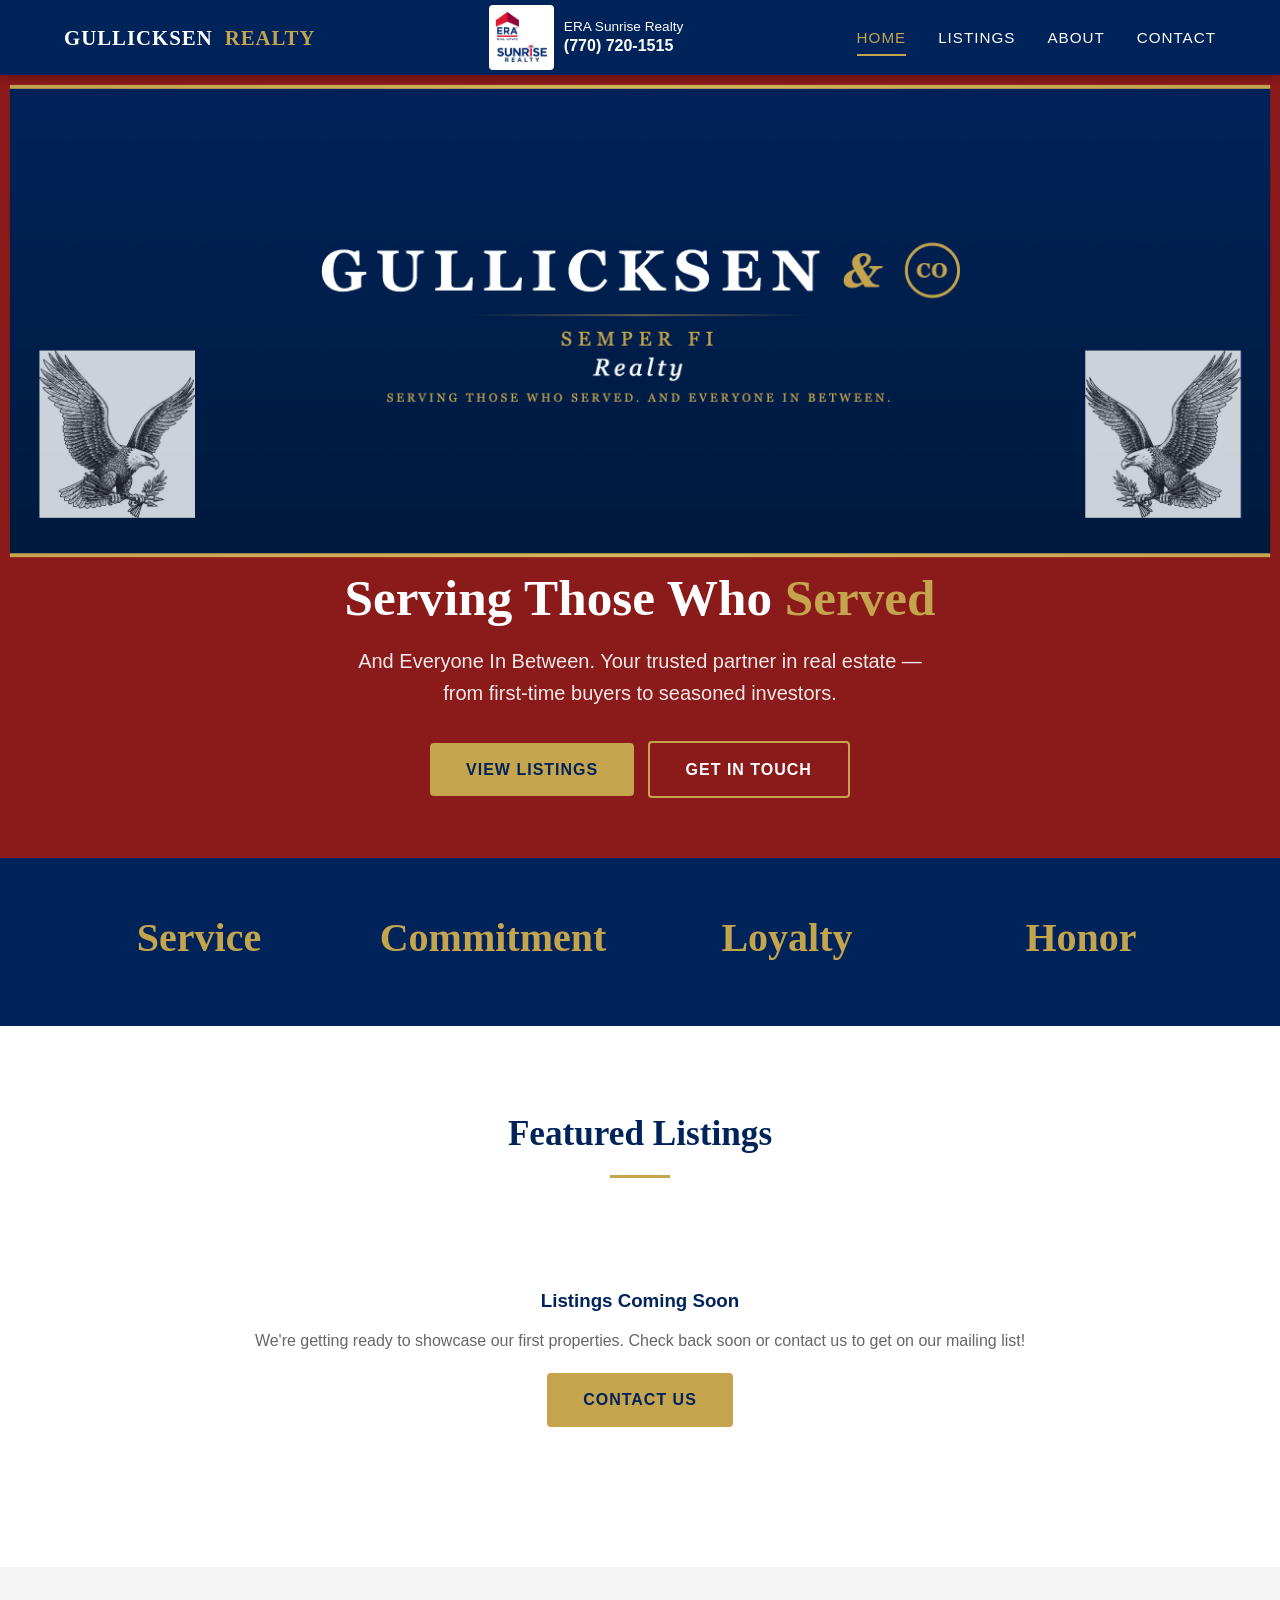
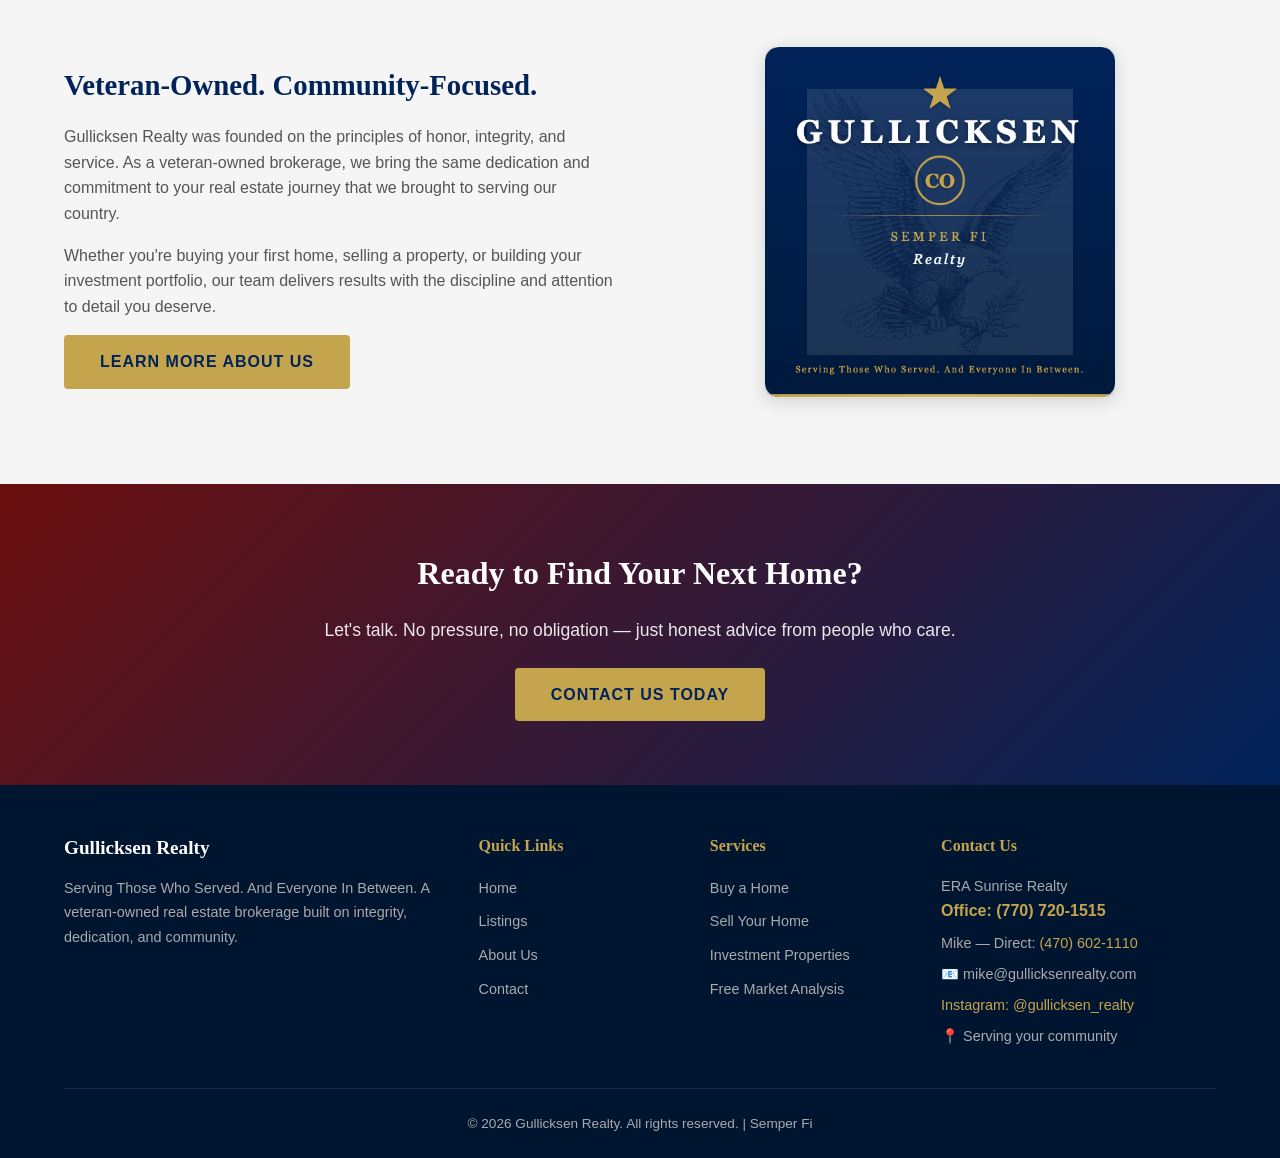
<file: index.html>
<!DOCTYPE html>
<html lang="en">
<head>
  <meta charset="UTF-8">
  <meta name="viewport" content="width=device-width, initial-scale=1.0">
  <title>Gullicksen Realty — Serving Those Who Served</title>
  <meta name="description" content="Gullicksen Realty — a veteran-owned real estate brokerage serving buyers, sellers, and investors. Semper Fi.">
  <link rel="icon" href="images/gullicksen-logo.png">
  <link rel="canonical" href="https://gullicksenrealty.com/">
  <meta name="robots" content="index, follow">
  <meta property="og:title" content="Gullicksen Realty — Serving Those Who Served">
  <meta property="og:description" content="Veteran-owned real estate brokerage serving buyers, sellers, and investors. Integrity, service, dedication.">
  <meta property="og:image" content="https://gullicksenrealty.com/images/gullicksen-banner-dark.png">
  <meta property="og:url" content="https://gullicksenrealty.com/">
  <meta property="og:type" content="website">
  <meta name="twitter:card" content="summary_large_image">
  <meta name="twitter:title" content="Gullicksen Realty — Serving Those Who Served">
  <meta name="twitter:description" content="Veteran-owned real estate brokerage serving buyers, sellers, and investors. Integrity, service, dedication.">
  <meta name="twitter:image" content="https://gullicksenrealty.com/images/gullicksen-banner-dark.png">
  <script type="application/ld+json">{
    "@context":"https://schema.org",
    "@type":"RealEstateAgent",
    "name":"Gullicksen Realty",
    "description":"Veteran-owned real estate brokerage serving buyers, sellers, and investors in Cherokee County, Georgia and beyond.",
    "url":"https://gullicksenrealty.com",
    "telephone":"+1-770-720-1515",
    "email":"mike@gullicksenrealty.com",
    "address":{
      "@type":"PostalAddress",
      "streetAddress":"157 Reinhardt College Parkway",
      "addressLocality":"Canton",
      "addressRegion":"GA",
      "postalCode":"30114",
      "addressCountry":"US"
    },
    "areaServed":"Cherokee County, Forsyth County, Cobb County, North Fulton, Georgia",
    "priceRange":"$$",
    "founder":{
      "@type":"Person",
      "name":"Mike Gullicksen",
      "jobTitle":"Owner & Real Estate Agent",
      "telephone":"+1-470-602-1110",
      "email":"mike@gullicksenrealty.com"
    },
    "sameAs":[
      "https://www.facebook.com/gullicksenrealty",
      "https://www.instagram.com/gullicksen_realty/",
      "https://www.era.com/real-estate-agent/georgia/canton/mike-gullicksen"
    ]
  }</script>
  <!-- Google Analytics 4 — replace G-PLACEHOLDER with your Measurement ID from analytics.google.com, then uncomment:
  <script async src="https://www.googletagmanager.com/gtag/js?id=G-PLACEHOLDER"></script>
  <script>
    window.dataLayer = window.dataLayer || [];
    function gtag(){dataLayer.push(arguments);}
    gtag('js', new Date());
    gtag('config', 'G-PLACEHOLDER');
  </script>
  -->
  <link rel="stylesheet" href="css/style.css">
</head>
<body>

<!-- Navigation -->
<nav class="navbar">
  <div class="container">
    <a href="index.html" class="navbar-brand">
      GULLICKSEN <span class="gold">REALTY</span>
    </a>
    <div class="brokerage-contact">
      <img src="images/10496204_10152631403418453_9073215226705263273_o.jpg" alt="ERA Sunrise Realty" class="navbar-logo">
      <div><span>ERA Sunrise Realty</span><br><a class="office-phone" href="tel:+17707201515">(770) 720-1515</a></div>
    </div>
    <button class="mobile-toggle" onclick="document.querySelector('.nav-links').classList.toggle('open')">&#9776;</button>
    <ul class="nav-links">
      <li><a href="index.html" class="active">Home</a></li>
      <li><a href="listings.html">Listings</a></li>
      <li><a href="about.html">About</a></li>
      <li><a href="contact.html">Contact</a></li>
    </ul>
  </div>
</nav>

<!-- Hero -->
<section class="hero">
  <div class="hero-banner">
    <img src="images/gullicksen-banner-dark.png" alt="Gullicksen Realty Banner" class="hero-banner-img">
  </div>
  <div class="hero-content">
    <h1>Serving Those Who <span class="gold">Served</span></h1>
    <p>And Everyone In Between. Your trusted partner in real estate — from first-time buyers to seasoned investors.</p>
    <a href="listings.html" class="btn btn-gold">View Listings</a>
    &nbsp;
    <a href="contact.html" class="btn btn-outline">Get In Touch</a>
  </div>
</section>

<!-- Stats -->
<section class="stats">
  <div class="container">
    <div class="stats-grid">
      <div class="stat-item">
        <h3>Service</h3>
      </div>
      <div class="stat-item">
        <h3>Commitment</h3>
      </div>
      <div class="stat-item">
        <h3>Loyalty</h3>
      </div>
      <div class="stat-item">
        <h3>Honor</h3>
      </div>
    </div>
  </div>
</section>

<!-- Featured Listings -->
<section class="section">
  <div class="container">
    <div class="section-header">
      <h2>Featured Listings</h2>
      <div class="underline"></div>
    </div>
    <div style="text-align:center;padding:60px 20px;color:#666">
      <h3 style="color:#00235A;margin-bottom:12px">Listings Coming Soon</h3>
      <p>We're getting ready to showcase our first properties. Check back soon or contact us to get on our mailing list!</p>
      <a href="contact.html" class="btn btn-gold" style="margin-top:20px">Contact Us</a>
    </div>
  </div>
</section>

<!-- About Teaser -->
<section class="section section-light">
  <div class="container">
    <div class="about-grid">
      <div class="about-text">
        <h3>Veteran-Owned. Community-Focused.</h3>
        <p>Gullicksen Realty was founded on the principles of honor, integrity, and service. As a veteran-owned brokerage, we bring the same dedication and commitment to your real estate journey that we brought to serving our country.</p>
        <p>Whether you're buying your first home, selling a property, or building your investment portfolio, our team delivers results with the discipline and attention to detail you deserve.</p>
        <a href="about.html" class="btn btn-gold">Learn More About Us</a>
      </div>
      <div class="about-image">
        <img src="images/gullicksen-logo.png" alt="Gullicksen Realty Logo" style="max-width:350px">
      </div>
    </div>
  </div>
</section>

<!-- CTA -->
<section class="cta-section">
  <div class="container">
    <h2>Ready to Find Your Next Home?</h2>
    <p>Let's talk. No pressure, no obligation — just honest advice from people who care.</p>
    <a href="contact.html" class="btn btn-gold">Contact Us Today</a>
  </div>
</section>

<!-- Footer -->
<footer class="footer">
  <div class="container">
    <div class="footer-grid">
      <div class="footer-brand">
        <h3>Gullicksen Realty</h3>
        <p>Serving Those Who Served. And Everyone In Between. A veteran-owned real estate brokerage built on integrity, dedication, and community.</p>
      </div>
      <div>
        <h4>Quick Links</h4>
        <ul>
          <li><a href="index.html">Home</a></li>
          <li><a href="listings.html">Listings</a></li>
          <li><a href="about.html">About Us</a></li>
          <li><a href="contact.html">Contact</a></li>
        </ul>
      </div>
      <div>
        <h4>Services</h4>
        <ul>
          <li><a href="listings.html">Buy a Home</a></li>
          <li><a href="contact.html">Sell Your Home</a></li>
          <li><a href="contact.html">Investment Properties</a></li>
          <li><a href="contact.html">Free Market Analysis</a></li>
        </ul>
      </div>
      <div class="footer-contact">
        <h4>Contact Us</h4>
        <p>ERA Sunrise Realty<br><a class="office-phone" href="tel:+17707201515">Office: (770) 720-1515</a></p>
        <p>Mike — Direct: <a href="tel:+14706021110">(470) 602-1110</a></p>
        <p>📧 mike@gullicksenrealty.com</p>
        <p><a href="https://www.instagram.com/gullicksen_realty/" target="_blank" rel="noopener noreferrer">Instagram: @gullicksen_realty</a></p>
        <p>📍 Serving your community</p>
      </div>
    </div>
    <div class="footer-bottom">
      <p>&copy; 2026 Gullicksen Realty. All rights reserved. | Semper Fi</p>
    </div>
  </div>
</footer>

<script src="js/main.js"></script>
</body>
</html>
</file>
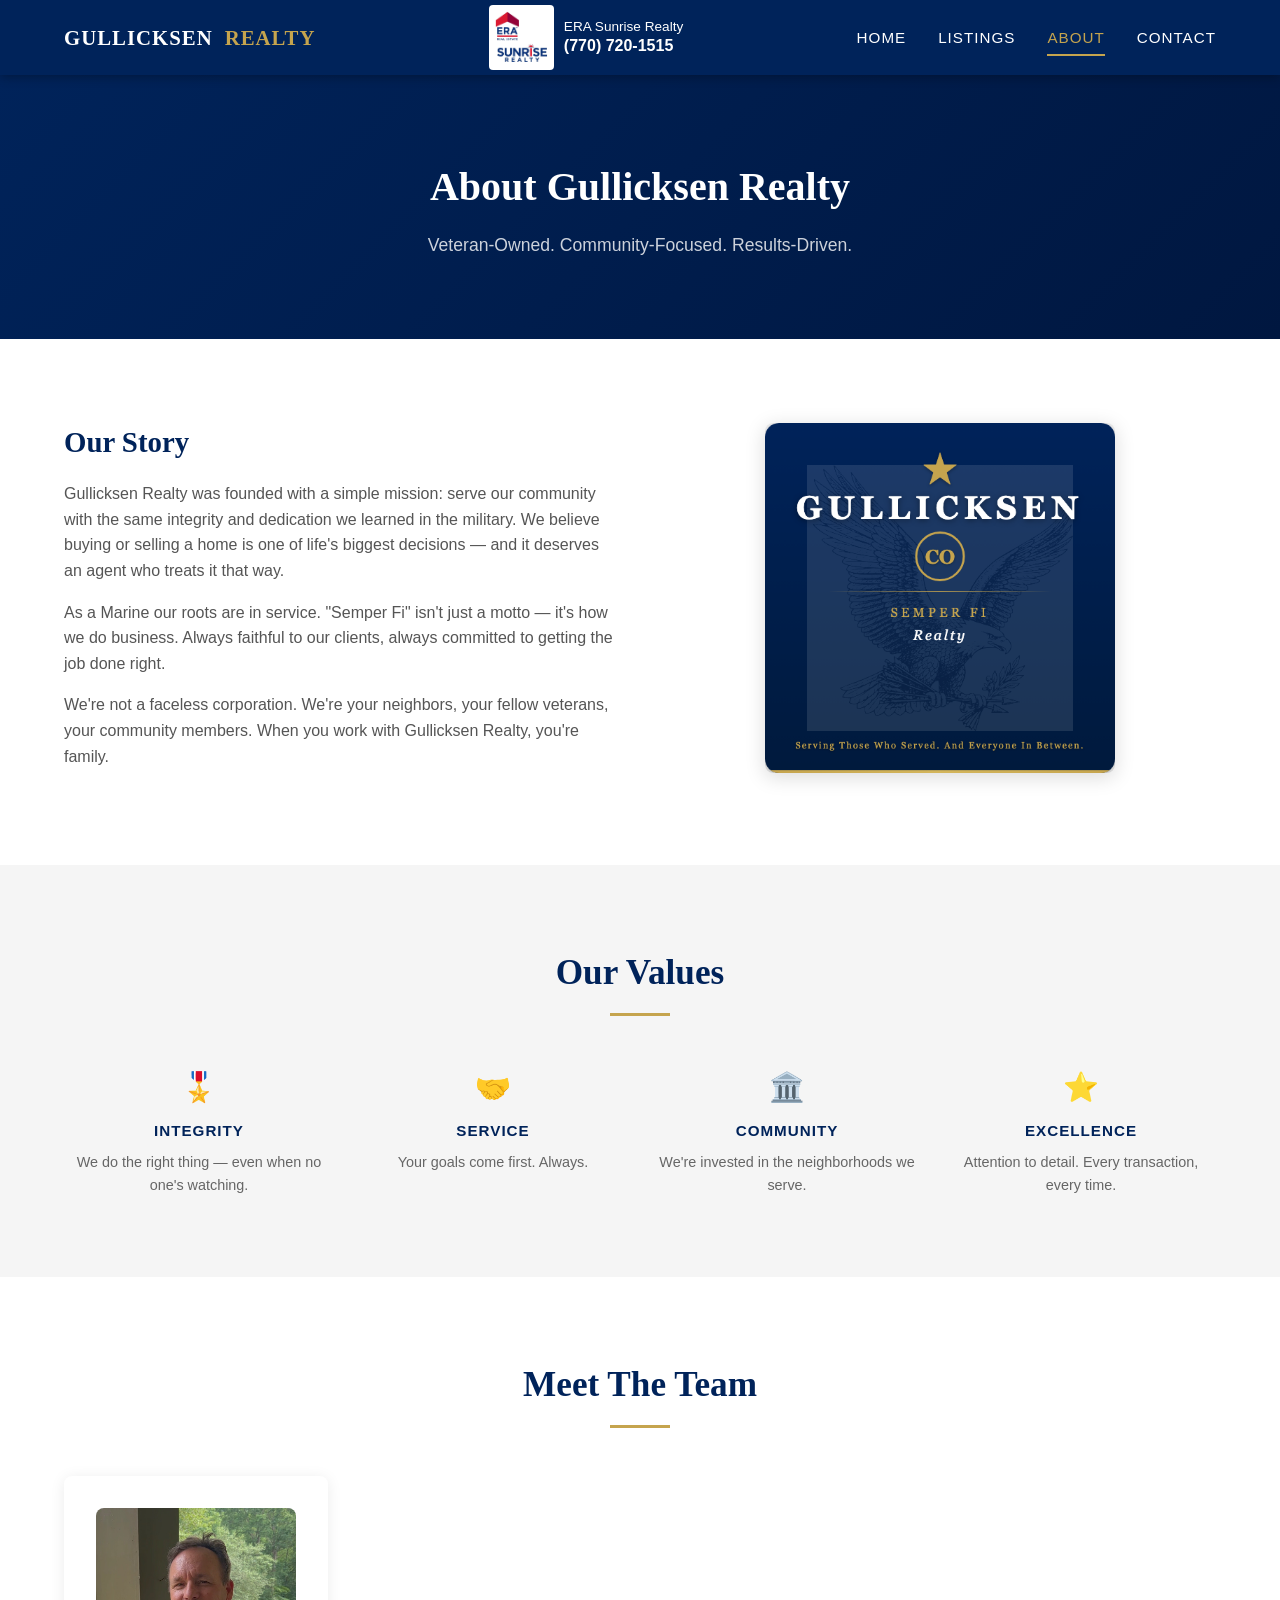
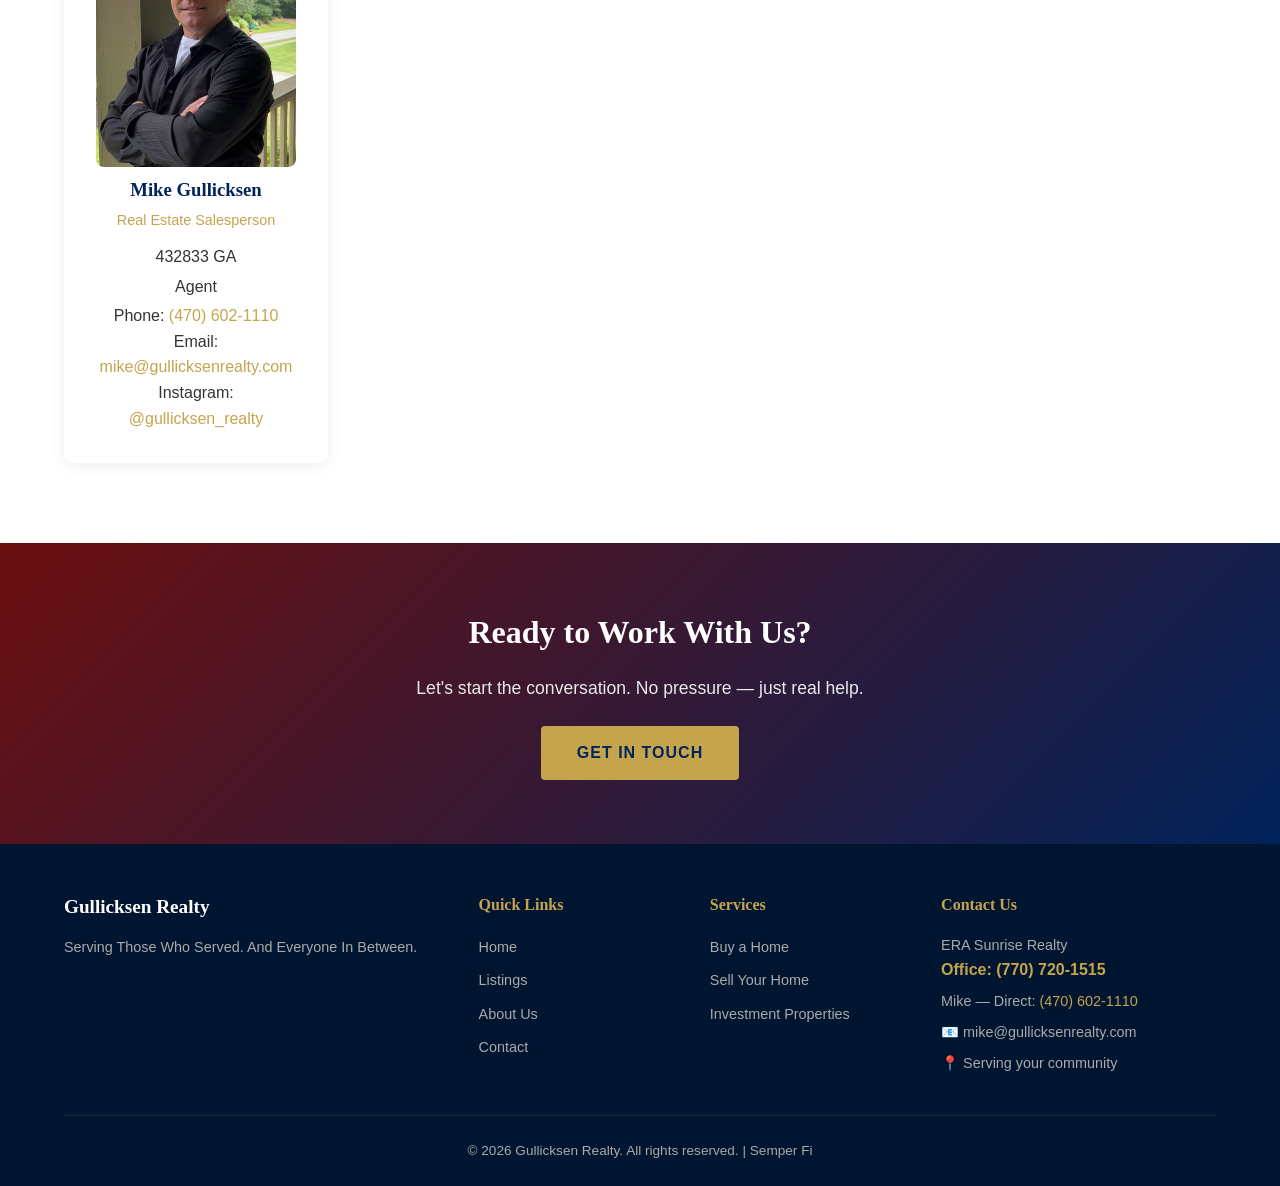
<file: about.html>
<!DOCTYPE html>
<html lang="en">
<head>
  <meta charset="UTF-8">
  <meta name="viewport" content="width=device-width, initial-scale=1.0">
  <title>About Us — Gullicksen Realty</title>
  <meta name="description" content="Learn about Gullicksen Realty — a veteran-owned brokerage built on integrity, service, and community.">
  <link rel="icon" href="images/gullicksen-logo.png">
  <link rel="canonical" href="https://gullicksenrealty.com/about.html">
  <meta name="robots" content="index, follow">
  <meta property="og:title" content="About Us — Gullicksen Realty">
  <meta property="og:description" content="Learn about Gullicksen Realty — a veteran-owned brokerage built on integrity and community.">
  <meta property="og:image" content="https://gullicksenrealty.com/images/gullicksen-banner-dark.png">
  <meta property="og:url" content="https://gullicksenrealty.com/about.html">
  <meta property="og:type" content="website">
  <meta name="twitter:card" content="summary_large_image">
  <meta name="twitter:title" content="About Us — Gullicksen Realty">
  <meta name="twitter:description" content="Learn about Gullicksen Realty — a veteran-owned brokerage built on integrity and community.">
  <meta name="twitter:image" content="https://gullicksenrealty.com/images/gullicksen-banner-dark.png">
  <!-- Google Analytics 4 — replace G-PLACEHOLDER with your Measurement ID from analytics.google.com, then uncomment:
  <script async src="https://www.googletagmanager.com/gtag/js?id=G-PLACEHOLDER"></script>
  <script>
    window.dataLayer = window.dataLayer || [];
    function gtag(){dataLayer.push(arguments);}
    gtag('js', new Date());
    gtag('config', 'G-PLACEHOLDER');
  </script>
  -->
  <link rel="stylesheet" href="css/style.css">
</head>
<body>

<nav class="navbar">
  <div class="container">
    <a href="index.html" class="navbar-brand">
      GULLICKSEN <span class="gold">REALTY</span>
    </a>
    <div class="brokerage-contact">
      <img src="images/10496204_10152631403418453_9073215226705263273_o.jpg" alt="ERA Sunrise Realty" class="navbar-logo">
      <div><span>ERA Sunrise Realty</span><br><a class="office-phone" href="tel:+17707201515">(770) 720-1515</a></div>
    </div>
    <button class="mobile-toggle" onclick="document.querySelector('.nav-links').classList.toggle('open')">&#9776;</button>
    <ul class="nav-links">
      <li><a href="index.html">Home</a></li>
      <li><a href="listings.html">Listings</a></li>
      <li><a href="about.html" class="active">About</a></li>
      <li><a href="contact.html">Contact</a></li>
    </ul>
  </div>
</nav>

<section class="page-header">
  <div class="container">
    <h1>About Gullicksen Realty</h1>
    <p>Veteran-Owned. Community-Focused. Results-Driven.</p>
  </div>
</section>

<section class="section">
  <div class="container">
    <div class="about-grid">
      <div class="about-text">
        <h3>Our Story</h3>
        <p>Gullicksen Realty was founded with a simple mission: serve our community with the same integrity and dedication we learned in the military. We believe buying or selling a home is one of life's biggest decisions — and it deserves an agent who treats it that way.</p>
        <p>As a Marine our roots are in service. "Semper Fi" isn't just a motto — it's how we do business. Always faithful to our clients, always committed to getting the job done right.</p>
        <p>We're not a faceless corporation. We're your neighbors, your fellow veterans, your community members. When you work with Gullicksen Realty, you're family.</p>
      </div>
      <div class="about-image">
        <img src="images/gullicksen-logo.png" alt="Gullicksen Realty Logo" style="max-width:350px">
      </div>
    </div>
  </div>
</section>

<section class="section section-light">
  <div class="container">
    <div class="section-header">
      <h2>Our Values</h2>
      <div class="underline"></div>
    </div>
    <div class="stats-grid">
      <div class="stat-item">
        <h3 style="font-size:1.8rem">🎖️</h3>
        <p style="color:var(--navy);font-weight:600">Integrity</p>
        <p style="color:#666;font-size:0.9rem;margin-top:8px;letter-spacing:0;text-transform:none">We do the right thing — even when no one's watching.</p>
      </div>
      <div class="stat-item">
        <h3 style="font-size:1.8rem">🤝</h3>
        <p style="color:var(--navy);font-weight:600">Service</p>
        <p style="color:#666;font-size:0.9rem;margin-top:8px;letter-spacing:0;text-transform:none">Your goals come first. Always.</p>
      </div>
      <div class="stat-item">
        <h3 style="font-size:1.8rem">🏛️</h3>
        <p style="color:var(--navy);font-weight:600">Community</p>
        <p style="color:#666;font-size:0.9rem;margin-top:8px;letter-spacing:0;text-transform:none">We're invested in the neighborhoods we serve.</p>
      </div>
      <div class="stat-item">
        <h3 style="font-size:1.8rem">⭐</h3>
        <p style="color:var(--navy);font-weight:600">Excellence</p>
        <p style="color:#666;font-size:0.9rem;margin-top:8px;letter-spacing:0;text-transform:none">Attention to detail. Every transaction, every time.</p>
      </div>
    </div>
  </div>
</section>

<section class="section">
  <div class="container">
    <div class="section-header">
      <h2>Meet The Team</h2>
      <div class="underline"></div>
    </div>
    <div class="team-grid">
      <div class="team-card">
        <div class="team-photo">
          <img src="images/IMG_0715.jpeg" alt="Mike Gullicksen" style="width:100%;height:100%;object-fit:cover;border-radius:8px">
        </div>
        <h3>Mike Gullicksen</h3>
        <div class="role">Real Estate Salesperson</div>
        <p style="margin:4px 0">432833 GA</p>
        <p style="margin:4px 0">Agent</p>
        <p>Phone: <a href="tel:+14706021110">(470) 602-1110</a></p>
        <p>Email: <a href="mailto:mike@gullicksenrealty.com">mike@gullicksenrealty.com</a></p>
        <p>Instagram: <a href="https://www.instagram.com/gullicksen_realty/" target="_blank">@gullicksen_realty</a></p>
      </div>
    </div>
  </div>
</section>

<section class="cta-section">
  <div class="container">
    <h2>Ready to Work With Us?</h2>
    <p>Let's start the conversation. No pressure — just real help.</p>
    <a href="contact.html" class="btn btn-gold">Get In Touch</a>
  </div>
</section>

<footer class="footer">
  <div class="container">
    <div class="footer-grid">
      <div class="footer-brand">
        <h3>Gullicksen Realty</h3>
        <p>Serving Those Who Served. And Everyone In Between.</p>
      </div>
      <div>
        <h4>Quick Links</h4>
        <ul>
          <li><a href="index.html">Home</a></li>
          <li><a href="listings.html">Listings</a></li>
          <li><a href="about.html">About Us</a></li>
          <li><a href="contact.html">Contact</a></li>
        </ul>
      </div>
      <div>
        <h4>Services</h4>
        <ul>
          <li><a href="listings.html">Buy a Home</a></li>
          <li><a href="contact.html">Sell Your Home</a></li>
          <li><a href="contact.html">Investment Properties</a></li>
        </ul>
      </div>
      <div class="footer-contact">
        <h4>Contact Us</h4>
        <p>ERA Sunrise Realty<br><a class="office-phone" href="tel:+17707201515">Office: (770) 720-1515</a></p>
        <p>Mike — Direct: <a href="tel:+14706021110">(470) 602-1110</a></p>
        <p>📧 mike@gullicksenrealty.com</p>
        <p>📍 Serving your community</p>
      </div>
    </div>
    <div class="footer-bottom">
      <p>&copy; 2026 Gullicksen Realty. All rights reserved. | Semper Fi</p>
    </div>
  </div>
</footer>

<script src="js/main.js"></script>
</body>
</html>
</file>
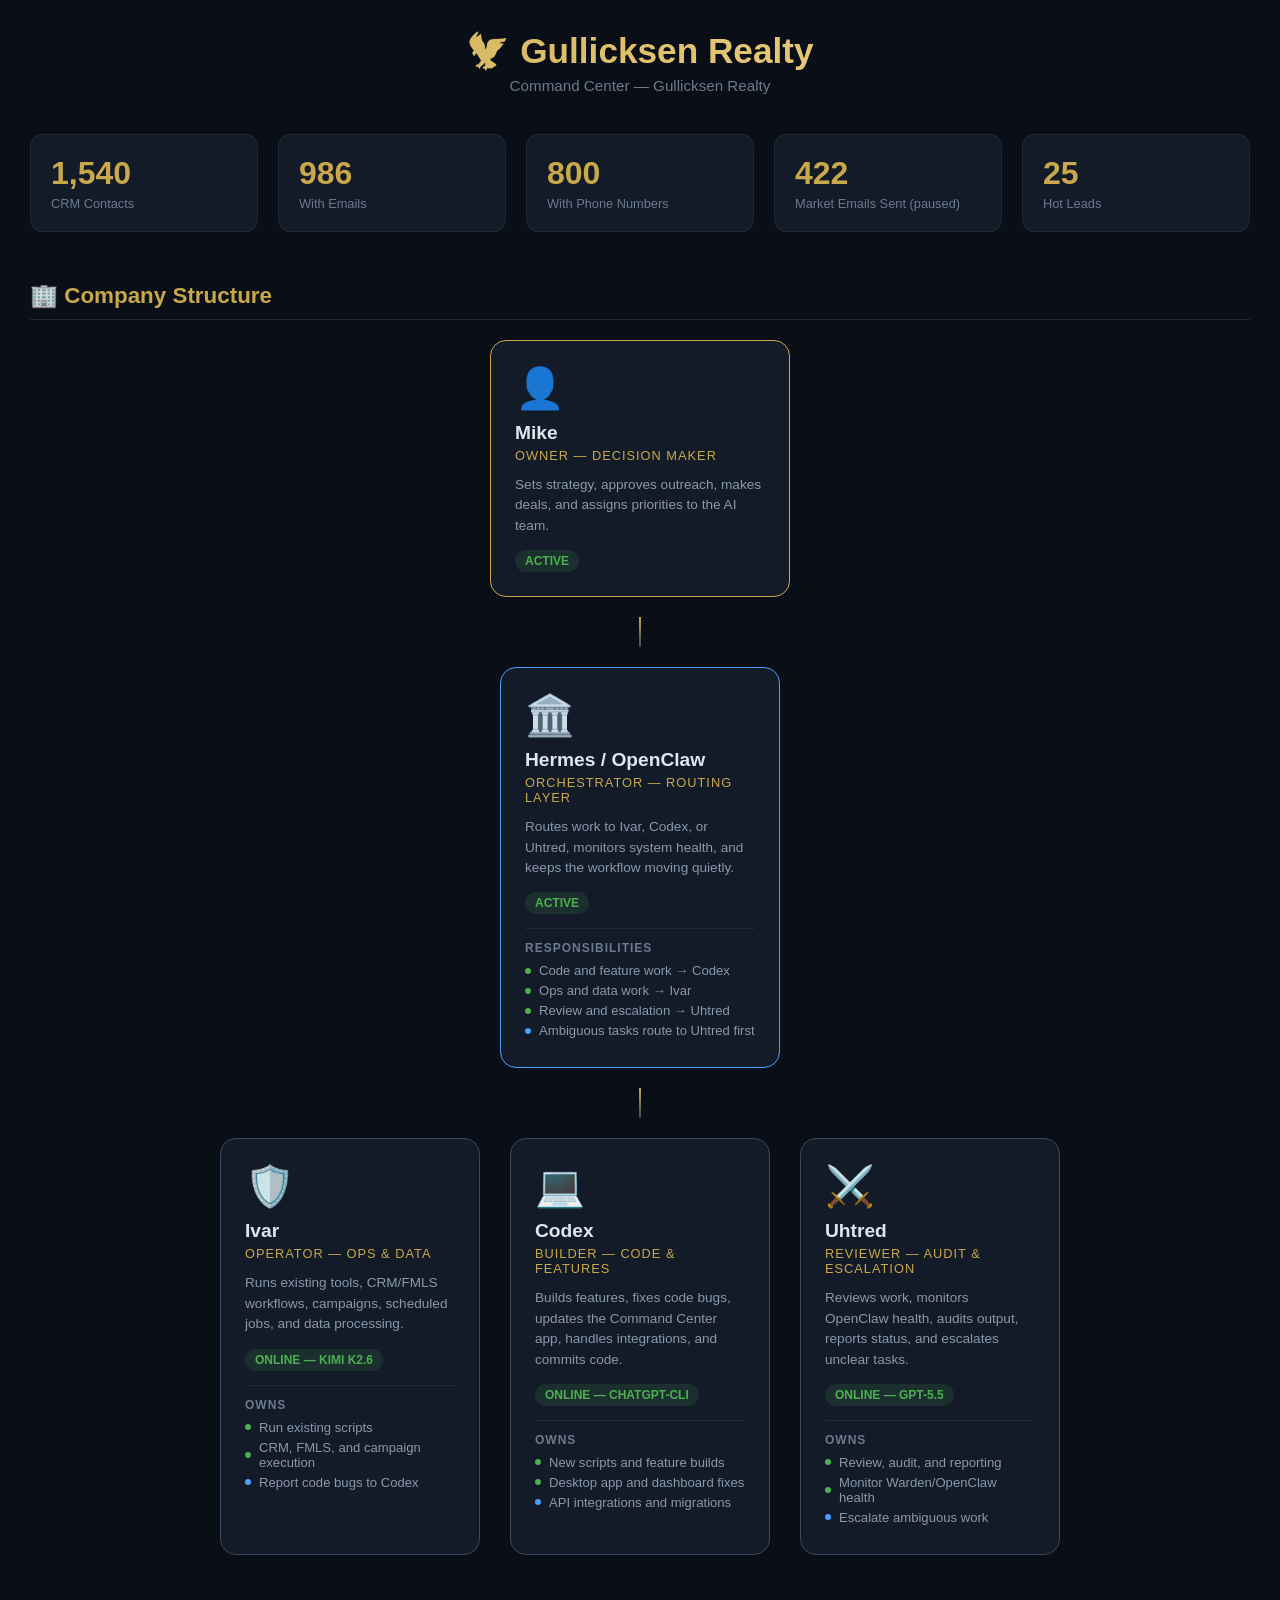
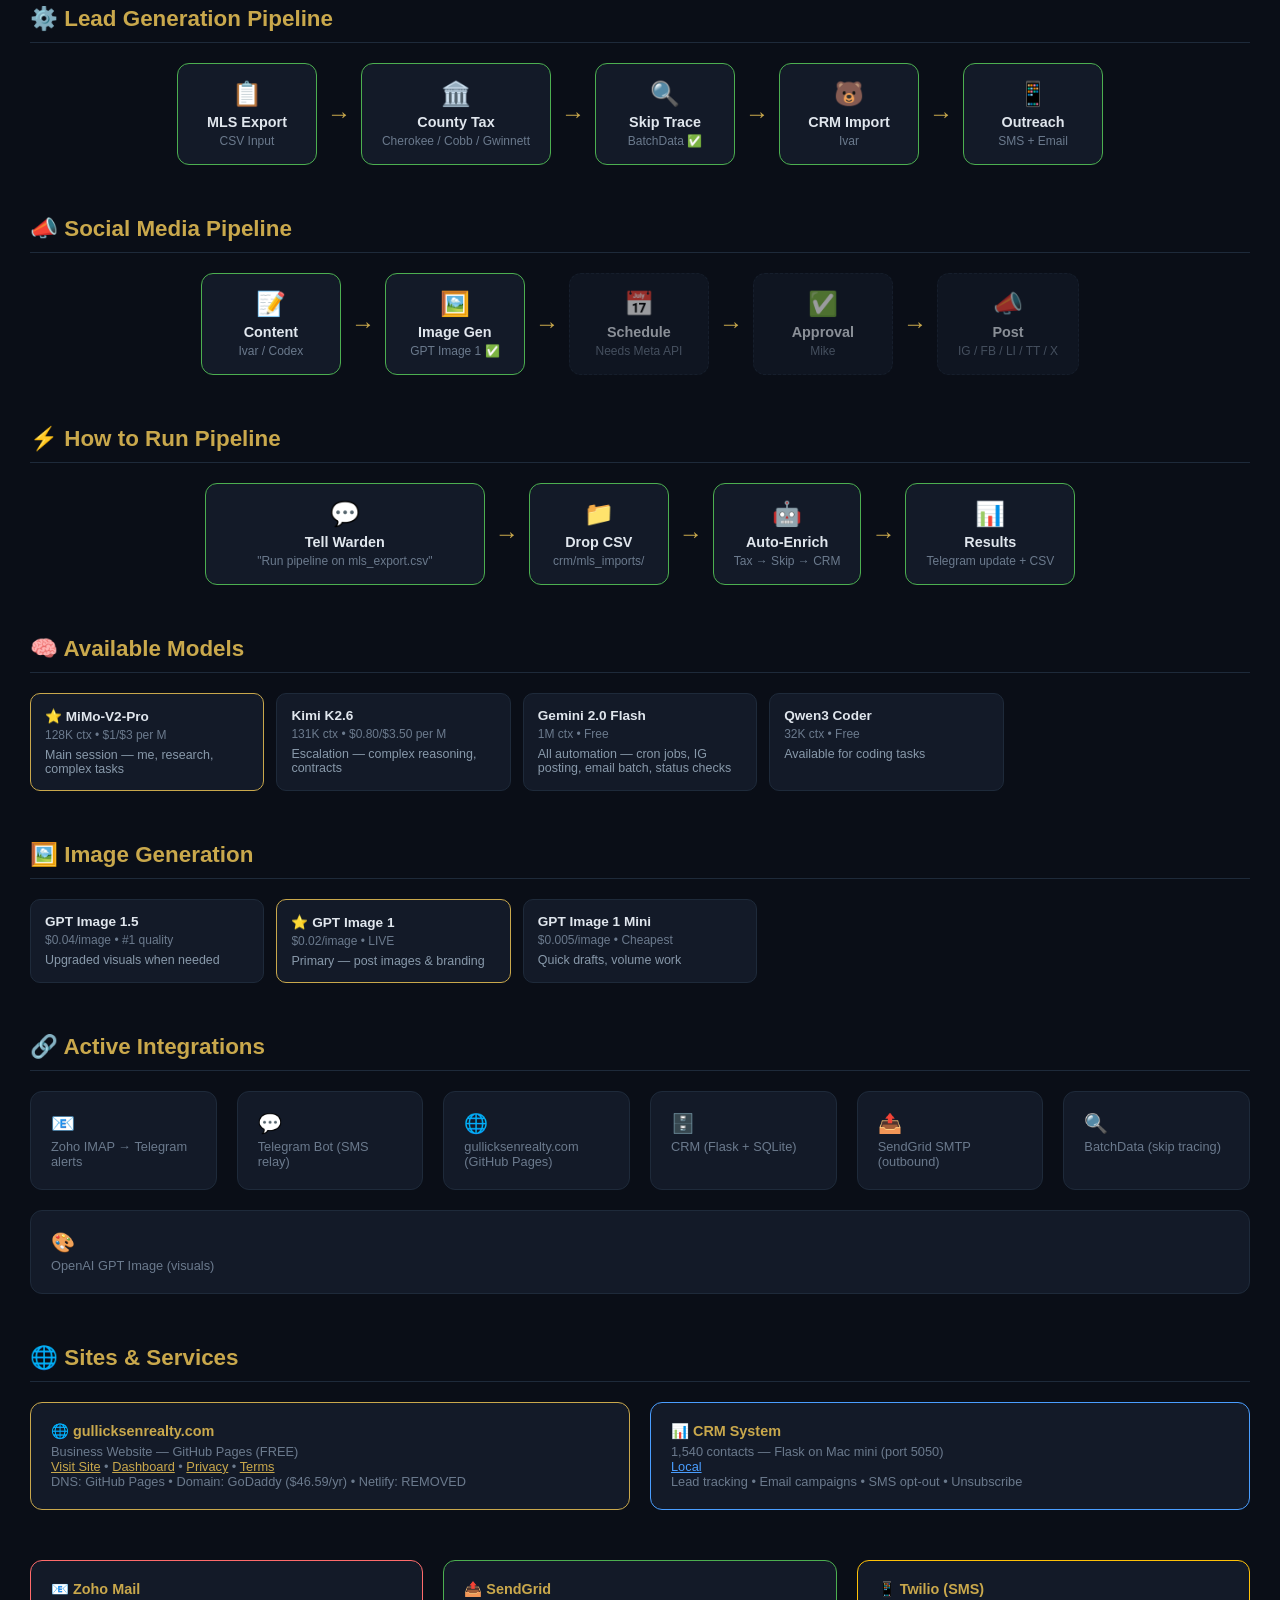
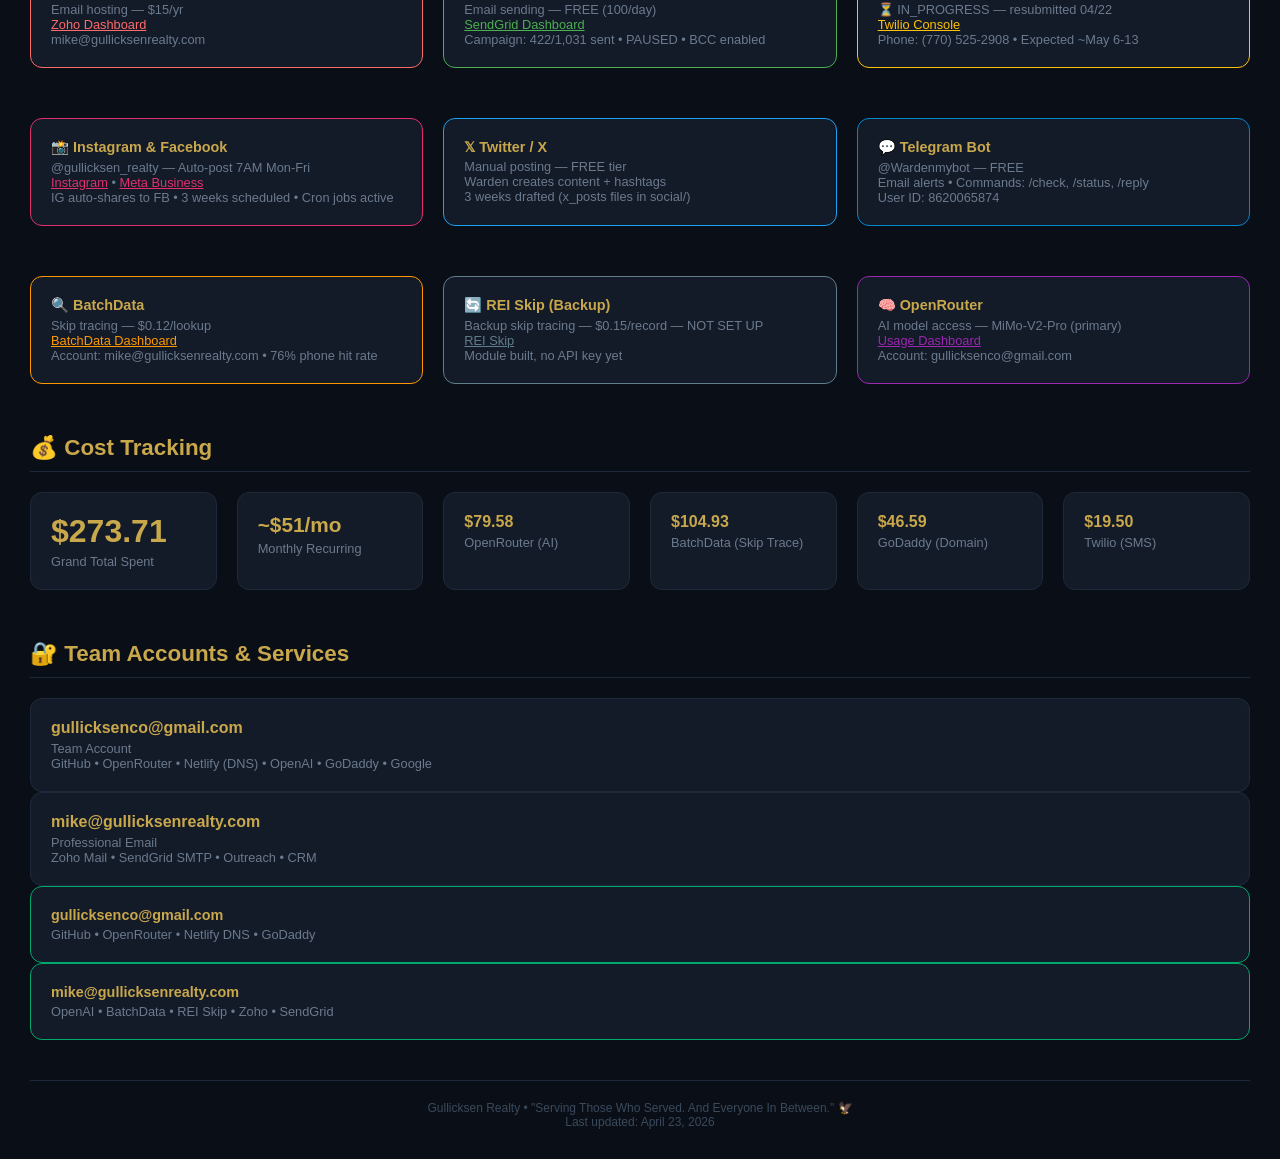
<file: command-center.html>
<!DOCTYPE html>
<html lang="en">
<head>
<meta charset="UTF-8">
<meta name="viewport" content="width=device-width, initial-scale=1.0">
<title>Gullicksen Realty — Command Center</title>
<style>
  * { margin: 0; padding: 0; box-sizing: border-box; }
  body {
    font-family: -apple-system, BlinkMacSystemFont, 'Segoe UI', Roboto, sans-serif;
    background: #0a0e17;
    color: #e0e6ed;
    min-height: 100vh;
    padding: 30px;
  }

  .header {
    text-align: center;
    margin-bottom: 40px;
  }
  .header h1 {
    font-size: 2.2em;
    background: linear-gradient(135deg, #c9a84c, #f5d98e);
    -webkit-background-clip: text;
    -webkit-text-fill-color: transparent;
    margin-bottom: 5px;
  }
  .header .subtitle {
    color: #6b7a8d;
    font-size: 0.95em;
  }

  /* Org Chart */
  .org-chart {
    display: flex;
    flex-direction: column;
    align-items: center;
    gap: 20px;
    margin-bottom: 50px;
  }
  .org-row {
    display: flex;
    gap: 30px;
    justify-content: center;
    flex-wrap: wrap;
  }
  .connector {
    width: 2px;
    height: 30px;
    background: linear-gradient(to bottom, #c9a84c, #3a4a5c);
    margin: 0 auto;
  }
  .connector-h {
    display: flex;
    align-items: center;
    justify-content: center;
    gap: 30px;
    position: relative;
  }
  .connector-h::before {
    content: '';
    position: absolute;
    top: 0;
    left: calc(50% - 200px);
    width: 400px;
    height: 2px;
    background: #3a4a5c;
  }
  .branch-down {
    width: 2px;
    height: 20px;
    background: #3a4a5c;
    margin: 0 auto;
  }

  /* Agent Cards */
  .agent-card {
    background: #131a28;
    border: 1px solid #1e2a3a;
    border-radius: 16px;
    padding: 24px;
    width: 280px;
    position: relative;
    transition: all 0.3s ease;
  }
  .agent-card:hover {
    border-color: #c9a84c;
    transform: translateY(-4px);
    box-shadow: 0 8px 30px rgba(201,168,76,0.15);
  }
  .agent-card.ceo {
    border-color: #c9a84c;
    width: 300px;
  }
  .agent-card.commander {
    border-color: #4a9eff;
  }
  .agent-card.squads {
    border-color: #3a4a5c;
    width: 260px;
  }

  .agent-icon {
    font-size: 2.5em;
    margin-bottom: 10px;
  }
  .agent-name {
    font-size: 1.2em;
    font-weight: 700;
    margin-bottom: 4px;
  }
  .agent-role {
    font-size: 0.8em;
    color: #c9a84c;
    text-transform: uppercase;
    letter-spacing: 1px;
    margin-bottom: 12px;
  }
  .agent-desc {
    font-size: 0.85em;
    color: #8899aa;
    line-height: 1.5;
    margin-bottom: 14px;
  }

  .status-badge {
    display: inline-block;
    padding: 4px 10px;
    border-radius: 20px;
    font-size: 0.75em;
    font-weight: 600;
    text-transform: uppercase;
  }
  .status-active { background: rgba(76,175,80,0.15); color: #4caf50; }
  .status-ready { background: rgba(255,193,7,0.15); color: #ffc107; }
  .status-pending { background: rgba(158,158,158,0.15); color: #9e9e9e; }

  .agent-tasks {
    margin-top: 14px;
    border-top: 1px solid #1e2a3a;
    padding-top: 12px;
  }
  .agent-tasks h4 {
    font-size: 0.75em;
    color: #6b7a8d;
    text-transform: uppercase;
    letter-spacing: 1px;
    margin-bottom: 8px;
  }
  .task-item {
    display: flex;
    align-items: center;
    gap: 8px;
    font-size: 0.82em;
    color: #8899aa;
    margin-bottom: 5px;
  }
  .task-dot {
    width: 6px;
    height: 6px;
    border-radius: 50%;
    flex-shrink: 0;
  }
  .dot-green { background: #4caf50; }
  .dot-yellow { background: #ffc107; }
  .dot-gray { background: #555; }
  .dot-blue { background: #4a9eff; }

  /* Pipeline Section */
  .section-title {
    font-size: 1.4em;
    font-weight: 700;
    margin-bottom: 20px;
    padding-bottom: 10px;
    border-bottom: 1px solid #1e2a3a;
  }
  .section-title span { color: #c9a84c; }

  .pipeline {
    display: flex;
    align-items: center;
    justify-content: center;
    gap: 10px;
    flex-wrap: wrap;
    margin-bottom: 50px;
  }
  .pipe-step {
    background: #131a28;
    border: 1px solid #1e2a3a;
    border-radius: 12px;
    padding: 16px 20px;
    text-align: center;
    min-width: 140px;
  }
  .pipe-step .step-icon { font-size: 1.5em; margin-bottom: 6px; }
  .pipe-step .step-name { font-weight: 600; font-size: 0.9em; }
  .pipe-step .step-agent { font-size: 0.75em; color: #6b7a8d; margin-top: 4px; }
  .pipe-arrow { color: #c9a84c; font-size: 1.5em; }
  .pipe-step.stub { border-style: dashed; opacity: 0.6; }
  .pipe-step.ready { border-color: #4caf50; }

  /* Models Grid */
  .models-grid {
    display: grid;
    grid-template-columns: repeat(auto-fill, minmax(200px, 1fr));
    gap: 12px;
    margin-bottom: 50px;
  }
  .model-card {
    background: #131a28;
    border: 1px solid #1e2a3a;
    border-radius: 10px;
    padding: 14px;
  }
  .model-card .model-name {
    font-weight: 600;
    font-size: 0.85em;
    margin-bottom: 4px;
  }
  .model-card .model-specs {
    font-size: 0.75em;
    color: #6b7a8d;
  }
  .model-card .model-use {
    font-size: 0.78em;
    color: #8899aa;
    margin-top: 6px;
  }
  .model-card.primary { border-color: #c9a84c; }

  /* Stats Row */
  .stats-row {
    display: flex;
    gap: 20px;
    margin-bottom: 50px;
    flex-wrap: wrap;
  }
  .stat-card {
    background: #131a28;
    border: 1px solid #1e2a3a;
    border-radius: 12px;
    padding: 20px;
    flex: 1;
    min-width: 160px;
  }
  .stat-card .stat-value {
    font-size: 2em;
    font-weight: 700;
    color: #c9a84c;
  }
  .stat-card .stat-label {
    font-size: 0.8em;
    color: #6b7a8d;
    margin-top: 4px;
  }

  .footer {
    text-align: center;
    color: #3a4a5c;
    font-size: 0.75em;
    margin-top: 40px;
    padding-top: 20px;
    border-top: 1px solid #1e2a3a;
  }
</style>
</head>
<body>

<div class="header">
  <h1>🦅 Gullicksen Realty</h1>
  <div class="subtitle">Command Center — Gullicksen Realty</div>
</div>

<!-- Stats -->
<div class="stats-row">
  <div class="stat-card">
    <div class="stat-value">1,540</div>
    <div class="stat-label">CRM Contacts</div>
  </div>
  <div class="stat-card">
    <div class="stat-value">986</div>
    <div class="stat-label">With Emails</div>
  </div>
  <div class="stat-card">
    <div class="stat-value">800</div>
    <div class="stat-label">With Phone Numbers</div>
  </div>
  <div class="stat-card">
    <div class="stat-value">422</div>
    <div class="stat-label">Market Emails Sent (paused)</div>
  </div>
  <div class="stat-card">
    <div class="stat-value">25</div>
    <div class="stat-label">Hot Leads</div>
  </div>
</div>

<!-- Org Chart -->
<h2 class="section-title">🏢 <span>Company Structure</span></h2>

<div class="org-chart">

  <!-- CEO -->
  <div class="org-row">
    <div class="agent-card ceo">
      <div class="agent-icon">👤</div>
      <div class="agent-name">Mike</div>
      <div class="agent-role">Owner — Decision Maker</div>
      <div class="agent-desc">Sets strategy, approves outreach, makes deals, and assigns priorities to the AI team.</div>
      <div class="status-badge status-active">Active</div>
    </div>
  </div>

  <div class="connector"></div>

  <!-- Orchestrator -->
  <div class="org-row">
    <div class="agent-card commander">
      <div class="agent-icon">🏛️</div>
      <div class="agent-name">Hermes / OpenClaw</div>
      <div class="agent-role">Orchestrator — Routing Layer</div>
      <div class="agent-desc">Routes work to Ivar, Codex, or Uhtred, monitors system health, and keeps the workflow moving quietly.</div>
      <div class="status-badge status-active">Active</div>
      <div class="agent-tasks">
        <h4>Responsibilities</h4>
        <div class="task-item"><span class="task-dot dot-green"></span>Code and feature work → Codex</div>
        <div class="task-item"><span class="task-dot dot-green"></span>Ops and data work → Ivar</div>
        <div class="task-item"><span class="task-dot dot-green"></span>Review and escalation → Uhtred</div>
        <div class="task-item"><span class="task-dot dot-blue"></span>Ambiguous tasks route to Uhtred first</div>
      </div>
    </div>
  </div>

  <div class="connector"></div>

  <!-- 3-Agent Team -->
  <div class="org-row">
    <div class="agent-card squads">
      <div class="agent-icon">🛡️</div>
      <div class="agent-name">Ivar</div>
      <div class="agent-role">Operator — Ops & Data</div>
      <div class="agent-desc">Runs existing tools, CRM/FMLS workflows, campaigns, scheduled jobs, and data processing.</div>
      <div class="status-badge status-active">Online — Kimi K2.6</div>
      <div class="agent-tasks">
        <h4>Owns</h4>
        <div class="task-item"><span class="task-dot dot-green"></span>Run existing scripts</div>
        <div class="task-item"><span class="task-dot dot-green"></span>CRM, FMLS, and campaign execution</div>
        <div class="task-item"><span class="task-dot dot-blue"></span>Report code bugs to Codex</div>
      </div>
    </div>

    <div class="agent-card squads">
      <div class="agent-icon">💻</div>
      <div class="agent-name">Codex</div>
      <div class="agent-role">Builder — Code & Features</div>
      <div class="agent-desc">Builds features, fixes code bugs, updates the Command Center app, handles integrations, and commits code.</div>
      <div class="status-badge status-active">Online — chatgpt-cli</div>
      <div class="agent-tasks">
        <h4>Owns</h4>
        <div class="task-item"><span class="task-dot dot-green"></span>New scripts and feature builds</div>
        <div class="task-item"><span class="task-dot dot-green"></span>Desktop app and dashboard fixes</div>
        <div class="task-item"><span class="task-dot dot-blue"></span>API integrations and migrations</div>
      </div>
    </div>

    <div class="agent-card squads">
      <div class="agent-icon">⚔️</div>
      <div class="agent-name">Uhtred</div>
      <div class="agent-role">Reviewer — Audit & Escalation</div>
      <div class="agent-desc">Reviews work, monitors OpenClaw health, audits output, reports status, and escalates unclear tasks.</div>
      <div class="status-badge status-active">Online — GPT-5.5</div>
      <div class="agent-tasks">
        <h4>Owns</h4>
        <div class="task-item"><span class="task-dot dot-green"></span>Review, audit, and reporting</div>
        <div class="task-item"><span class="task-dot dot-green"></span>Monitor Warden/OpenClaw health</div>
        <div class="task-item"><span class="task-dot dot-blue"></span>Escalate ambiguous work</div>
      </div>
    </div>
  </div>

</div>

<!-- Pipeline Flow -->
<h2 class="section-title">⚙️ <span>Lead Generation Pipeline</span></h2>

<div class="pipeline">
  <div class="pipe-step ready">
    <div class="step-icon">📋</div>
    <div class="step-name">MLS Export</div>
    <div class="step-agent">CSV Input</div>
  </div>
  <div class="pipe-arrow">→</div>
  <div class="pipe-step ready">
    <div class="step-icon">🏛️</div>
    <div class="step-name">County Tax</div>
    <div class="step-agent">Cherokee / Cobb / Gwinnett</div>
  </div>
  <div class="pipe-arrow">→</div>
  <div class="pipe-step ready">
    <div class="step-icon">🔍</div>
    <div class="step-name">Skip Trace</div>
    <div class="step-agent">BatchData ✅</div>
  </div>
  <div class="pipe-arrow">→</div>
  <div class="pipe-step ready">
    <div class="step-icon">🐻</div>
    <div class="step-name">CRM Import</div>
    <div class="step-agent">Ivar</div>
  </div>
  <div class="pipe-arrow">→</div>
  <div class="pipe-step ready">
    <div class="step-icon">📱</div>
    <div class="step-name">Outreach</div>
    <div class="step-agent">SMS + Email</div>
  </div>
</div>

<h2 class="section-title">📣 <span>Social Media Pipeline</span></h2>
<div class="pipeline">
  <div class="pipe-step ready">
    <div class="step-icon">📝</div>
    <div class="step-name">Content</div>
    <div class="step-agent">Ivar / Codex</div>
  </div>
  <div class="pipe-arrow">→</div>
  <div class="pipe-step ready">
    <div class="step-icon">🖼️</div>
    <div class="step-name">Image Gen</div>
    <div class="step-agent">GPT Image 1 ✅</div>
  </div>
  <div class="pipe-arrow">→</div>
  <div class="pipe-step stub">
    <div class="step-icon">📅</div>
    <div class="step-name">Schedule</div>
    <div class="step-agent">Needs Meta API</div>
  </div>
  <div class="pipe-arrow">→</div>
  <div class="pipe-step stub">
    <div class="step-icon">✅</div>
    <div class="step-name">Approval</div>
    <div class="step-agent">Mike</div>
  </div>
  <div class="pipe-arrow">→</div>
  <div class="pipe-step stub">
    <div class="step-icon">📣</div>
    <div class="step-name">Post</div>
    <div class="step-agent">IG / FB / LI / TT / X</div>
  </div>
</div>

<h2 class="section-title">⚡ <span>How to Run Pipeline</span></h2>
<div class="pipeline">
  <div class="pipe-step ready" style="min-width:280px">
    <div class="step-icon">💬</div>
    <div class="step-name">Tell Warden</div>
    <div class="step-agent">"Run pipeline on mls_export.csv"</div>
  </div>
  <div class="pipe-arrow">→</div>
  <div class="pipe-step ready">
    <div class="step-icon">📁</div>
    <div class="step-name">Drop CSV</div>
    <div class="step-agent">crm/mls_imports/</div>
  </div>
  <div class="pipe-arrow">→</div>
  <div class="pipe-step ready">
    <div class="step-icon">🤖</div>
    <div class="step-name">Auto-Enrich</div>
    <div class="step-agent">Tax → Skip → CRM</div>
  </div>
  <div class="pipe-arrow">→</div>
  <div class="pipe-step ready">
    <div class="step-icon">📊</div>
    <div class="step-name">Results</div>
    <div class="step-agent">Telegram update + CSV</div>
  </div>
</div>

<!-- Models -->
<h2 class="section-title">🧠 <span>Available Models</span></h2>

<div class="models-grid">
  <div class="model-card primary">
    <div class="model-name">⭐ MiMo-V2-Pro</div>
    <div class="model-specs">128K ctx • $1/$3 per M</div>
    <div class="model-use">Main session — me, research, complex tasks</div>
  </div>
  <div class="model-card">
    <div class="model-name">Kimi K2.6</div>
    <div class="model-specs">131K ctx • $0.80/$3.50 per M</div>
    <div class="model-use">Escalation — complex reasoning, contracts</div>
  </div>
  <div class="model-card">
    <div class="model-name">Gemini 2.0 Flash</div>
    <div class="model-specs">1M ctx • Free</div>
    <div class="model-use">All automation — cron jobs, IG posting, email batch, status checks</div>
  </div>
  <div class="model-card">
    <div class="model-name">Qwen3 Coder</div>
    <div class="model-specs">32K ctx • Free</div>
    <div class="model-use">Available for coding tasks</div>
  </div>
</div>

<h2 class="section-title">🖼️ <span>Image Generation</span></h2>
<div class="models-grid">
  <div class="model-card">
    <div class="model-name">GPT Image 1.5</div>
    <div class="model-specs">$0.04/image • #1 quality</div>
    <div class="model-use">Upgraded visuals when needed</div>
  </div>
  <div class="model-card primary">
    <div class="model-name">⭐ GPT Image 1</div>
    <div class="model-specs">$0.02/image • LIVE</div>
    <div class="model-use">Primary — post images & branding</div>
  </div>
  <div class="model-card">
    <div class="model-name">GPT Image 1 Mini</div>
    <div class="model-specs">$0.005/image • Cheapest</div>
    <div class="model-use">Quick drafts, volume work</div>
  </div>
</div>

<!-- Integrations -->
<h2 class="section-title">🔗 <span>Active Integrations</span></h2>

<div class="stats-row">
  <div class="stat-card">
    <div class="stat-value" style="font-size:1.2em">📧</div>
    <div class="stat-label">Zoho IMAP → Telegram alerts</div>
  </div>
  <div class="stat-card">
    <div class="stat-value" style="font-size:1.2em">💬</div>
    <div class="stat-label">Telegram Bot (SMS relay)</div>
  </div>
  <div class="stat-card">
    <div class="stat-value" style="font-size:1.2em">🌐</div>
    <div class="stat-label">gullicksenrealty.com (GitHub Pages)</div>
  </div>
  <div class="stat-card">
    <div class="stat-value" style="font-size:1.2em">🗄️</div>
    <div class="stat-label">CRM (Flask + SQLite)</div>
  </div>
  <div class="stat-card">
    <div class="stat-value" style="font-size:1.2em">📤</div>
    <div class="stat-label">SendGrid SMTP (outbound)</div>
  </div>
  <div class="stat-card">
    <div class="stat-value" style="font-size:1.2em">🔍</div>
    <div class="stat-label">BatchData (skip tracing)</div>
  </div>
  <div class="stat-card">
    <div class="stat-value" style="font-size:1.2em">🎨</div>
    <div class="stat-label">OpenAI GPT Image (visuals)</div>
  </div>
</div>

<!-- Services & Sites Dashboard -->
<h2 class="section-title">🌐 <span>Sites & Services</span></h2>

<div class="stats-row">
  <div class="stat-card" style="border-color:#c9a84c">
    <div class="stat-value" style="font-size:0.9em">🌐 gullicksenrealty.com</div>
    <div class="stat-label">Business Website — GitHub Pages (FREE)
    <br><a href="https://gullicksenrealty.com" target="_blank" style="color:#c9a84c">Visit Site</a> • <a href="https://gullicksenrealty.com/dashboard.html" target="_blank" style="color:#c9a84c">Dashboard</a> • <a href="https://gullicksenrealty.com/privacy" target="_blank" style="color:#c9a84c">Privacy</a> • <a href="https://gullicksenrealty.com/terms" target="_blank" style="color:#c9a84c">Terms</a>
    <br>DNS: GitHub Pages • Domain: GoDaddy ($46.59/yr) • Netlify: REMOVED</div>
  </div>
  <div class="stat-card" style="border-color:#4a9eff">
    <div class="stat-value" style="font-size:0.9em">📊 CRM System</div>
    <div class="stat-label">1,540 contacts — Flask on Mac mini (port 5050)
    <br><a href="http://localhost:5050" target="_blank" style="color:#4a9eff">Local</a>
    <br>Lead tracking • Email campaigns • SMS opt-out • Unsubscribe</div>
  </div>
</div>

<div class="stats-row">
  <div class="stat-card" style="border-color:#ff6b6b">
    <div class="stat-value" style="font-size:0.9em">📧 Zoho Mail</div>
    <div class="stat-label">Email hosting — $15/yr
    <br><a href="https://mail.zoho.com" target="_blank" style="color:#ff6b6b">Zoho Dashboard</a>
    <br>mike@gullicksenrealty.com</div>
  </div>
  <div class="stat-card" style="border-color:#4caf50">
    <div class="stat-value" style="font-size:0.9em">📤 SendGrid</div>
    <div class="stat-label">Email sending — FREE (100/day)
    <br><a href="https://app.sendgrid.com" target="_blank" style="color:#4caf50">SendGrid Dashboard</a>
    <br>Campaign: 422/1,031 sent • PAUSED • BCC enabled</div>
  </div>
  <div class="stat-card" style="border-color:#ffc107">
    <div class="stat-value" style="font-size:0.9em">📱 Twilio (SMS)</div>
    <div class="stat-label">⏳ IN_PROGRESS — resubmitted 04/22
    <br><a href="https://console.twilio.com" target="_blank" style="color:#ffc107">Twilio Console</a>
    <br>Phone: (770) 525-2908 • Expected ~May 6-13</div>
  </div>
</div>

<div class="stats-row">
  <div class="stat-card" style="border-color:#e1306c">
    <div class="stat-value" style="font-size:0.9em">📸 Instagram & Facebook</div>
    <div class="stat-label">@gullicksen_realty — Auto-post 7AM Mon-Fri
    <br><a href="https://www.instagram.com/gullicksen_realty/" target="_blank" style="color:#e1306c">Instagram</a> • <a href="https://business.facebook.com" target="_blank" style="color:#e1306c">Meta Business</a>
    <br>IG auto-shares to FB • 3 weeks scheduled • Cron jobs active</div>
  </div>
  <div class="stat-card" style="border-color:#1da1f2">
    <div class="stat-value" style="font-size:0.9em">𝕏 Twitter / X</div>
    <div class="stat-label">Manual posting — FREE tier
    <br>Warden creates content + hashtags
    <br>3 weeks drafted (x_posts files in social/)</div>
  </div>
  <div class="stat-card" style="border-color:#0088cc">
    <div class="stat-value" style="font-size:0.9em">💬 Telegram Bot</div>
    <div class="stat-label">@Wardenmybot — FREE
    <br>Email alerts • Commands: /check, /status, /reply
    <br>User ID: 8620065874</div>
  </div>
</div>

<div class="stats-row">
  <div class="stat-card" style="border-color:#ff9800">
    <div class="stat-value" style="font-size:0.9em">🔍 BatchData</div>
    <div class="stat-label">Skip tracing — $0.12/lookup
    <br><a href="https://app.batchdata.com" target="_blank" style="color:#ff9800">BatchData Dashboard</a>
    <br>Account: mike@gullicksenrealty.com • 76% phone hit rate</div>
  </div>
  <div class="stat-card" style="border-color:#607d8b">
    <div class="stat-value" style="font-size:0.9em">🔄 REI Skip (Backup)</div>
    <div class="stat-label">Backup skip tracing — $0.15/record — NOT SET UP
    <br><a href="https://www.reiskip.com" target="_blank" style="color:#607d8b">REI Skip</a>
    <br>Module built, no API key yet</div>
  </div>
  <div class="stat-card" style="border-color:#9c27b0">
    <div class="stat-value" style="font-size:0.9em">🧠 OpenRouter</div>
    <div class="stat-label">AI model access — MiMo-V2-Pro (primary)
    <br><a href="https://openrouter.ai/activity" target="_blank" style="color:#9c27b0">Usage Dashboard</a>
    <br>Account: gullicksenco@gmail.com</div>
  </div>
</div>

<!-- Costs -->
<h2 class="section-title">💰 <span>Cost Tracking</span></h2>
<div class="stats-row">
  <div class="stat-card">
    <div class="stat-value">$273.71</div>
    <div class="stat-label">Grand Total Spent</div>
  </div>
  <div class="stat-card">
    <div class="stat-value" style="font-size:1.3em">~$51/mo</div>
    <div class="stat-label">Monthly Recurring</div>
  </div>
  <div class="stat-card">
    <div class="stat-value" style="font-size:1.0em">$79.58</div>
    <div class="stat-label">OpenRouter (AI)</div>
  </div>
  <div class="stat-card">
    <div class="stat-value" style="font-size:1.0em">$104.93</div>
    <div class="stat-label">BatchData (Skip Trace)</div>
  </div>
  <div class="stat-card">
    <div class="stat-value" style="font-size:1.0em">$46.59</div>
    <div class="stat-label">GoDaddy (Domain)</div>
  </div>
  <div class="stat-card">
    <div class="stat-value" style="font-size:1.0em">$19.50</div>
    <div class="stat-label">Twilio (SMS)</div>
  </div>
</div>

<div class="section-title">🔐 <span>Team Accounts & Services</span></div>
<div class="card-grid">
  <div class="stat-card">
    <div class="stat-value" style="font-size:1.0em">gullicksenco@gmail.com</div>
    <div class="stat-label">Team Account<br>GitHub • OpenRouter • Netlify (DNS) • OpenAI • GoDaddy • Google</div>
  </div>
  <div class="stat-card">
    <div class="stat-value" style="font-size:1.0em">mike@gullicksenrealty.com</div>
    <div class="stat-label">Professional Email<br>Zoho Mail • SendGrid SMTP • Outreach • CRM</div>
  </div>
</div>
<div class="card-grid">
  <div class="stat-card" style="border-color:#00a86b">
    <div class="stat-value" style="font-size:0.9em">gullicksenco@gmail.com</div>
    <div class="stat-label">GitHub • OpenRouter • Netlify DNS • GoDaddy</div>
  </div>
  <div class="stat-card" style="border-color:#00a86b">
    <div class="stat-value" style="font-size:0.9em">mike@gullicksenrealty.com</div>
    <div class="stat-label">OpenAI • BatchData • REI Skip • Zoho • SendGrid</div>
  </div>

</div>

<div class="footer">
  Gullicksen Realty • "Serving Those Who Served. And Everyone In Between." 🦅
  <br>Last updated: April 23, 2026
</div>

</body>
</html>
</file>
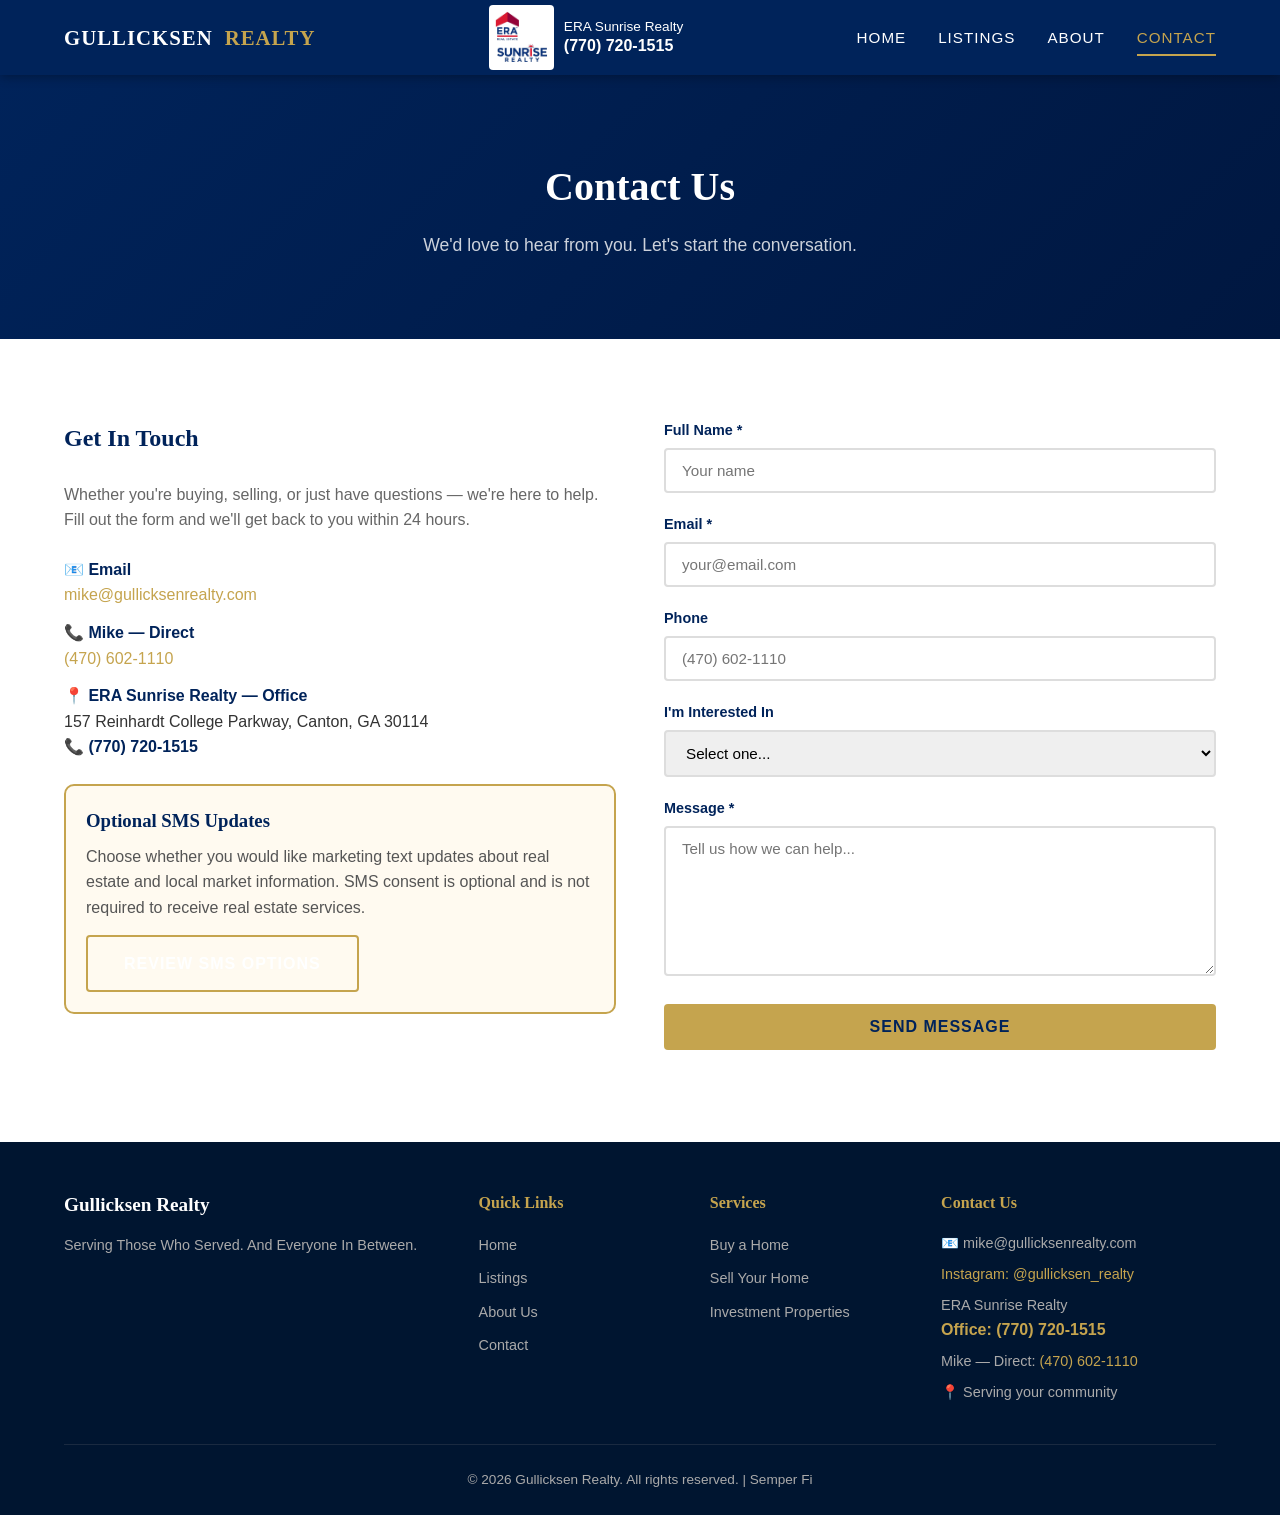
<file: contact.html>
<!DOCTYPE html>
<html lang="en">
<head>
  <meta charset="UTF-8">
  <meta name="viewport" content="width=device-width, initial-scale=1.0">
  <title>Contact Us — Gullicksen Realty</title>
  <meta name="description" content="Get in touch with Gullicksen Realty. We're here to help with all your real estate needs.">
  <link rel="icon" href="images/gullicksen-logo.png">
  <link rel="canonical" href="https://gullicksenrealty.com/contact.html">
  <meta name="robots" content="index, follow">
  <meta property="og:title" content="Contact Us — Gullicksen Realty">
  <meta property="og:description" content="Get in touch with Gullicksen Realty. We're here to help with all your real estate needs.">
  <meta property="og:image" content="https://gullicksenrealty.com/images/gullicksen-banner-dark.png">
  <meta property="og:url" content="https://gullicksenrealty.com/contact.html">
  <meta property="og:type" content="website">
  <meta name="twitter:card" content="summary_large_image">
  <meta name="twitter:title" content="Contact Us — Gullicksen Realty">
  <meta name="twitter:description" content="Get in touch with Gullicksen Realty. We're here to help with all your real estate needs.">
  <meta name="twitter:image" content="https://gullicksenrealty.com/images/gullicksen-banner-dark.png">
  <!-- Google Analytics 4 — replace G-PLACEHOLDER with your Measurement ID from analytics.google.com, then uncomment:
  <script async src="https://www.googletagmanager.com/gtag/js?id=G-PLACEHOLDER"></script>
  <script>
    window.dataLayer = window.dataLayer || [];
    function gtag(){dataLayer.push(arguments);}
    gtag('js', new Date());
    gtag('config', 'G-PLACEHOLDER');
  </script>
  -->
  <link rel="stylesheet" href="css/style.css">
</head>
<body>

<nav class="navbar">
  <div class="container">
    <a href="index.html" class="navbar-brand">
      GULLICKSEN <span class="gold">REALTY</span>
    </a>
    <div class="brokerage-contact">
      <img src="images/10496204_10152631403418453_9073215226705263273_o.jpg" alt="ERA Sunrise Realty" class="navbar-logo">
      <div><span>ERA Sunrise Realty</span><br><a class="office-phone" href="tel:+17707201515">(770) 720-1515</a></div>
    </div>
    <button class="mobile-toggle" onclick="document.querySelector('.nav-links').classList.toggle('open')">&#9776;</button>
    <ul class="nav-links">
      <li><a href="index.html">Home</a></li>
      <li><a href="listings.html">Listings</a></li>
      <li><a href="about.html">About</a></li>
      <li><a href="contact.html" class="active">Contact</a></li>
    </ul>
  </div>
</nav>

<section class="page-header">
  <div class="container">
    <h1>Contact Us</h1>
    <p>We'd love to hear from you. Let's start the conversation.</p>
  </div>
</section>

<section class="section">
  <div class="container">
    <div class="contact-grid">
      <div>
        <h2 style="font-family:var(--font-heading);color:var(--navy);margin-bottom:24px">Get In Touch</h2>
        <p style="color:#666;margin-bottom:24px">Whether you're buying, selling, or just have questions — we're here to help. Fill out the form and we'll get back to you within 24 hours.</p>
        
        <div style="margin-bottom:24px">
          <p style="margin-bottom:12px"><strong style="color:var(--navy)">📧 Email</strong><br><a href="mailto:mike@gullicksenrealty.com">mike@gullicksenrealty.com</a></p>
          <p style="margin-bottom:12px"><strong style="color:var(--navy)">📞 Mike — Direct</strong><br><a href="tel:+14706021110">(470) 602-1110</a></p>
          <p style="margin-bottom:12px"><strong style="color:var(--navy)">📍 ERA Sunrise Realty — Office</strong><br>157 Reinhardt College Parkway, Canton, GA 30114<br><a href="tel:+17707201515" class="office-phone" style="color:var(--navy)">📞 (770) 720-1515</a></p>
        </div>

        <div style="margin:24px 0;padding:20px;border:2px solid var(--gold);border-radius:10px;background:#fffaf0">
          <h3 style="font-family:var(--font-heading);color:var(--navy);margin-bottom:8px">Optional SMS Updates</h3>
          <p style="color:#555;margin-bottom:14px">Choose whether you would like marketing text updates about real estate and local market information. SMS consent is optional and is not required to receive real estate services.</p>
          <a href="sms-optin.html" class="btn btn-outline">Review SMS Options</a>
        </div>

      </div>

      <div>
        <form id="contact-form" onsubmit="handleSubmit(event)">
          <div class="form-group">
            <label for="name">Full Name *</label>
            <input type="text" id="name" name="name" required placeholder="Your name">
          </div>
          <div class="form-group">
            <label for="email">Email *</label>
            <input type="email" id="email" name="email" required placeholder="your@email.com">
          </div>
          <div class="form-group">
            <label for="phone">Phone</label>
            <input type="tel" id="phone" name="phone" placeholder="(470) 602-1110">
          </div>
          <div class="form-group">
            <label for="interest">I'm Interested In</label>
            <select id="interest" name="interest">
              <option value="">Select one...</option>
              <option value="buying">Buying a Home</option>
              <option value="selling">Selling My Home</option>
              <option value="investing">Investment Properties</option>
              <option value="market-analysis">Free Market Analysis</option>
              <option value="other">Other</option>
            </select>
          </div>
          <div class="form-group">
            <label for="message">Message *</label>
            <textarea id="message" name="message" required placeholder="Tell us how we can help..."></textarea>
          </div>
          <button type="submit" class="btn btn-gold" style="width:100%">Send Message</button>
          <p id="form-status" style="margin-top:12px;text-align:center;font-size:0.9rem"></p>
        </form>
      </div>
    </div>
  </div>
</section>

<footer class="footer">
  <div class="container">
    <div class="footer-grid">
      <div class="footer-brand">
        <h3>Gullicksen Realty</h3>
        <p>Serving Those Who Served. And Everyone In Between.</p>
      </div>
      <div>
        <h4>Quick Links</h4>
        <ul>
          <li><a href="index.html">Home</a></li>
          <li><a href="listings.html">Listings</a></li>
          <li><a href="about.html">About Us</a></li>
          <li><a href="contact.html">Contact</a></li>
        </ul>
      </div>
      <div>
        <h4>Services</h4>
        <ul>
          <li><a href="listings.html">Buy a Home</a></li>
          <li><a href="contact.html">Sell Your Home</a></li>
          <li><a href="contact.html">Investment Properties</a></li>
        </ul>
      </div>
      <div class="footer-contact">
        <h4>Contact Us</h4>
        <p>📧 mike@gullicksenrealty.com</p>
        <p><a href="https://www.instagram.com/gullicksen_realty/" target="_blank" rel="noopener noreferrer">Instagram: @gullicksen_realty</a></p>
        <p>ERA Sunrise Realty<br><a class="office-phone" href="tel:+17707201515">Office: (770) 720-1515</a></p>
        <p>Mike — Direct: <a href="tel:+14706021110">(470) 602-1110</a></p>
        <p>📍 Serving your community</p>
      </div>
    </div>
    <div class="footer-bottom">
      <p>&copy; 2026 Gullicksen Realty. All rights reserved. | Semper Fi</p>
    </div>
  </div>
</footer>

<script src="js/main.js"></script>
</body>
</html>
</file>
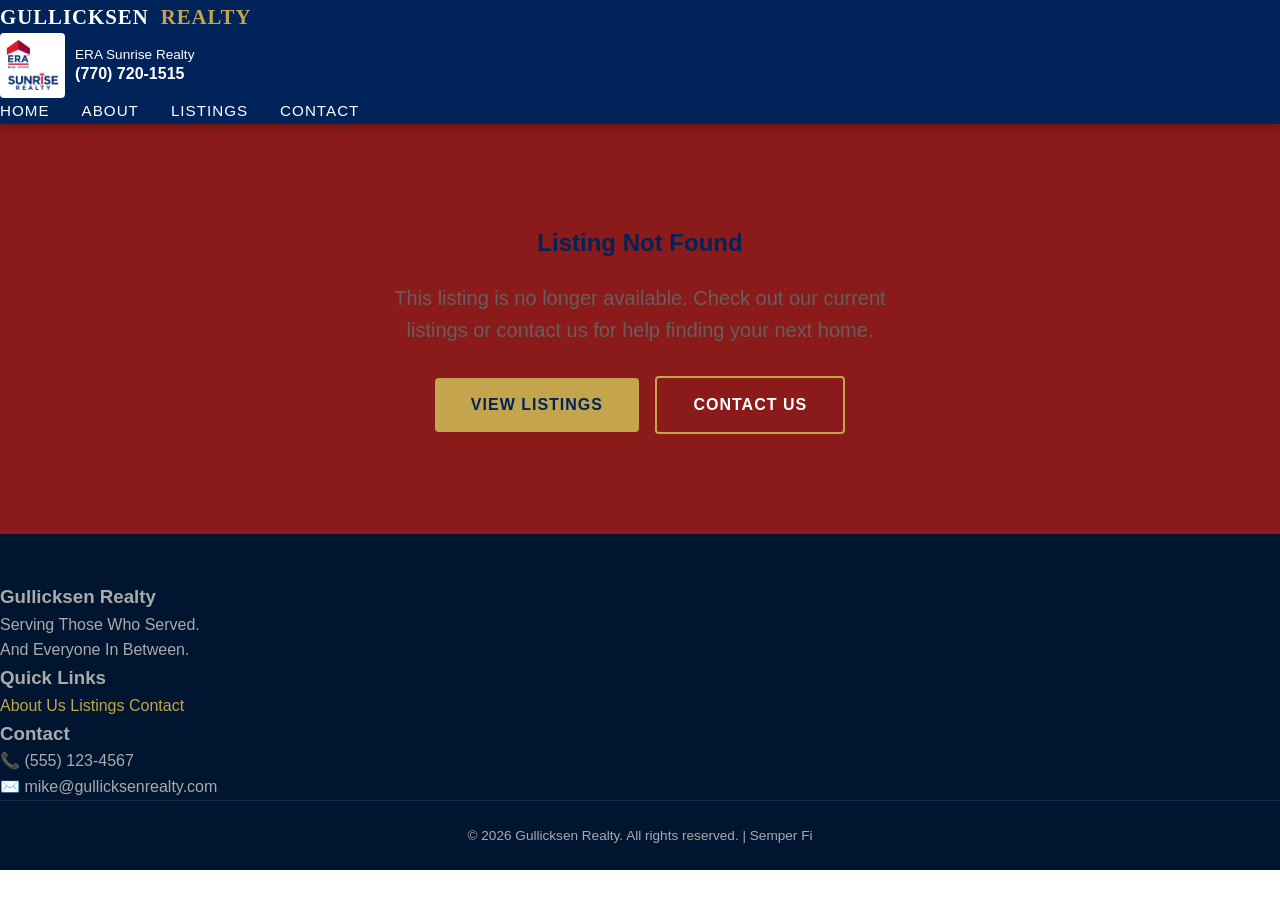
<file: listing-detail.html>
<!DOCTYPE html>
<html lang="en">
<head>
  <meta charset="UTF-8">
  <meta name="viewport" content="width=device-width, initial-scale=1.0">
  <title>Listing Not Found | Gullicksen Realty</title>
  <link rel="stylesheet" href="css/style.css">
</head>
<body>
  <nav class="navbar">
    <div class="nav-container">
      <a href="index.html" class="navbar-brand">
        GULLICKSEN <span class="gold">REALTY</span>
      </a>
      <div class="brokerage-contact">
      <img src="10496204_10152631403418453_9073215226705263273_o.jpg" alt="ERA Sunrise Realty" class="navbar-logo">
      <div><span>ERA Sunrise Realty</span><br><a class="office-phone" href="tel:+17707201515">(770) 720-1515</a></div>
    </div>
      <ul class="nav-links">
        <li><a href="index.html">Home</a></li>
        <li><a href="about.html">About</a></li>
        <li><a href="listings.html">Listings</a></li>
        <li><a href="contact.html">Contact</a></li>
      </ul>
    </div>
  </nav>
  <section class="hero" style="padding:100px 20px;text-align:center">
    <h2 style="color:#00235A">Listing Not Found</h2>
    <p style="color:#666;margin:20px auto;max-width:500px">This listing is no longer available. Check out our current listings or contact us for help finding your next home.</p>
    <div style="margin-top:30px">
      <a href="listings.html" class="btn btn-gold">View Listings</a>
      <a href="contact.html" class="btn btn-outline" style="margin-left:12px">Contact Us</a>
    </div>
  </section>
  <footer class="footer">
    <div class="footer-container">
      <div class="footer-col">
        <h3>Gullicksen Realty</h3>
        <p>Serving Those Who Served.<br>And Everyone In Between.</p>
      </div>
      <div class="footer-col">
        <h3>Quick Links</h3>
        <a href="about.html">About Us</a>
        <a href="listings.html">Listings</a>
        <a href="contact.html">Contact</a>
      </div>
      <div class="footer-col">
        <h3>Contact</h3>
        <p>📞 (555) 123-4567</p>
        <p>✉️ mike@gullicksenrealty.com</p>
      </div>
    </div>
    <div class="footer-bottom">
      <p>&copy; 2026 Gullicksen Realty. All rights reserved. | Semper Fi</p>
    </div>
  </footer>
</body>
</html>
</file>
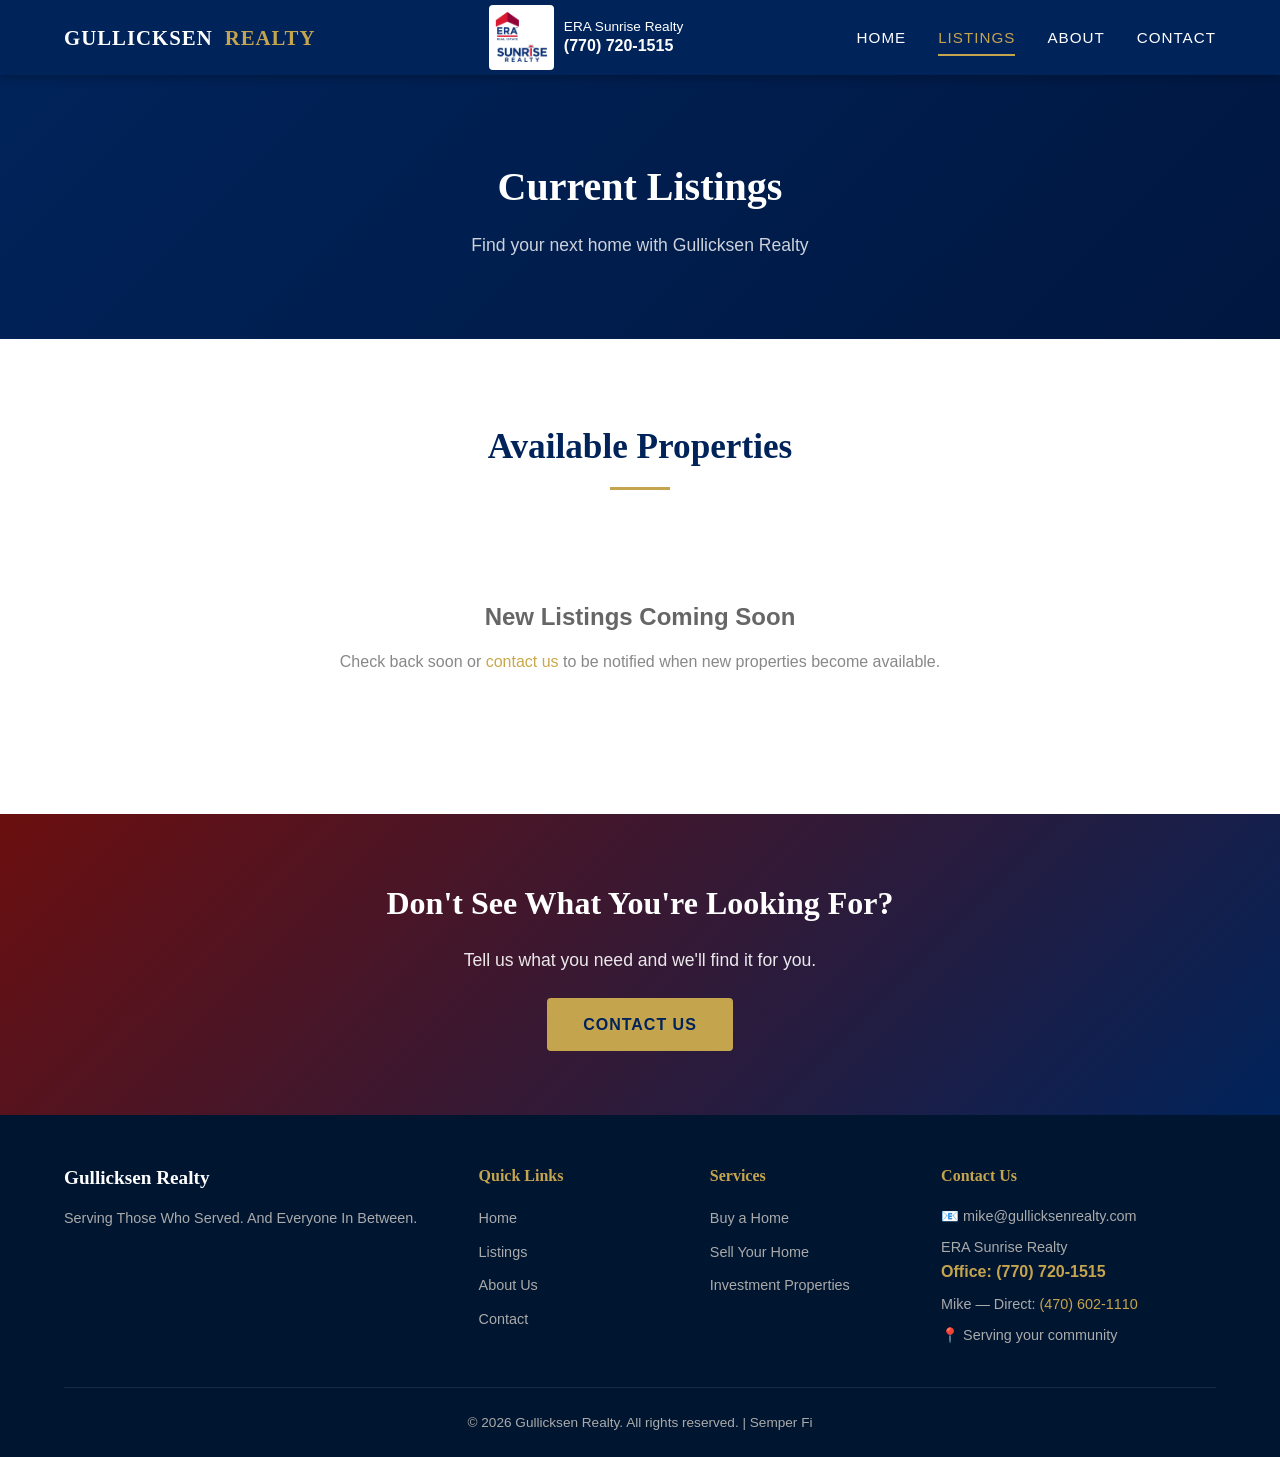
<file: listings.html>
<!DOCTYPE html>
<html lang="en">
<head>
  <meta charset="UTF-8">
  <meta name="viewport" content="width=device-width, initial-scale=1.0">
  <title>Listings — Gullicksen Realty</title>
  <meta name="description" content="Browse current listings from Gullicksen Realty. Find your next home today.">
  <link rel="icon" href="images/gullicksen-logo.png">
  <link rel="canonical" href="https://gullicksenrealty.com/listings.html">
  <meta name="robots" content="index, follow">
  <meta property="og:title" content="Listings — Gullicksen Realty">
  <meta property="og:description" content="Browse current listings and find your next home with Gullicksen Realty.">
  <meta property="og:image" content="https://gullicksenrealty.com/images/gullicksen-banner-dark.png">
  <meta property="og:url" content="https://gullicksenrealty.com/listings.html">
  <meta property="og:type" content="website">
  <meta name="twitter:card" content="summary_large_image">
  <meta name="twitter:title" content="Listings — Gullicksen Realty">
  <meta name="twitter:description" content="Browse current listings and find your next home with Gullicksen Realty.">
  <meta name="twitter:image" content="https://gullicksenrealty.com/images/gullicksen-banner-dark.png">
  <!-- Google Analytics 4 — replace G-PLACEHOLDER with your Measurement ID from analytics.google.com, then uncomment:
  <script async src="https://www.googletagmanager.com/gtag/js?id=G-PLACEHOLDER"></script>
  <script>
    window.dataLayer = window.dataLayer || [];
    function gtag(){dataLayer.push(arguments);}
    gtag('js', new Date());
    gtag('config', 'G-PLACEHOLDER');
  </script>
  -->
  <link rel="stylesheet" href="css/style.css">
</head>
<body>

<nav class="navbar">
  <div class="container">
    <a href="index.html" class="navbar-brand">
      GULLICKSEN <span class="gold">REALTY</span>
    </a>
    <div class="brokerage-contact">
      <img src="images/10496204_10152631403418453_9073215226705263273_o.jpg" alt="ERA Sunrise Realty" class="navbar-logo">
      <div><span>ERA Sunrise Realty</span><br><a class="office-phone" href="tel:+17707201515">(770) 720-1515</a></div>
    </div>
    <button class="mobile-toggle" onclick="document.querySelector('.nav-links').classList.toggle('open')">&#9776;</button>
    <ul class="nav-links">
      <li><a href="index.html">Home</a></li>
      <li><a href="listings.html" class="active">Listings</a></li>
      <li><a href="about.html">About</a></li>
      <li><a href="contact.html">Contact</a></li>
    </ul>
  </div>
</nav>

<section class="page-header">
  <div class="container">
    <h1>Current Listings</h1>
    <p>Find your next home with Gullicksen Realty</p>
  </div>
</section>

<section class="section">
  <div class="container">
    <div class="section-header">
      <h2>Available Properties</h2>
      <div class="underline"></div>
    </div>
    <div style="text-align:center;padding:60px 20px;">
      <h2 style="color:#666;font-size:1.5rem;">New Listings Coming Soon</h2>
      <p style="color:#888;margin-top:12px;">Check back soon or <a href="contact.html" style="color:#C9A84C;">contact us</a> to be notified when new properties become available.</p>
    </div>
  </div>
</section>

<section class="cta-section">
  <div class="container">
    <h2>Don't See What You're Looking For?</h2>
    <p>Tell us what you need and we'll find it for you.</p>
    <a href="contact.html" class="btn btn-gold">Contact Us</a>
  </div>
</section>

<footer class="footer">
  <div class="container">
    <div class="footer-grid">
      <div class="footer-brand">
        <h3>Gullicksen Realty</h3>
        <p>Serving Those Who Served. And Everyone In Between.</p>
      </div>
      <div>
        <h4>Quick Links</h4>
        <ul>
          <li><a href="index.html">Home</a></li>
          <li><a href="listings.html">Listings</a></li>
          <li><a href="about.html">About Us</a></li>
          <li><a href="contact.html">Contact</a></li>
        </ul>
      </div>
      <div>
        <h4>Services</h4>
        <ul>
          <li><a href="listings.html">Buy a Home</a></li>
          <li><a href="contact.html">Sell Your Home</a></li>
          <li><a href="contact.html">Investment Properties</a></li>
        </ul>
      </div>
      <div class="footer-contact">
        <h4>Contact Us</h4>
        <p>📧 mike@gullicksenrealty.com</p>
        <p>ERA Sunrise Realty<br><a class="office-phone" href="tel:+17707201515">Office: (770) 720-1515</a></p>
        <p>Mike — Direct: <a href="tel:+14706021110">(470) 602-1110</a></p>
        <p>📍 Serving your community</p>
      </div>
    </div>
    <div class="footer-bottom">
      <p>&copy; 2026 Gullicksen Realty. All rights reserved. | Semper Fi</p>
    </div>
  </div>
</footer>

<script src="js/main.js"></script>
</body>
</html>
</file>
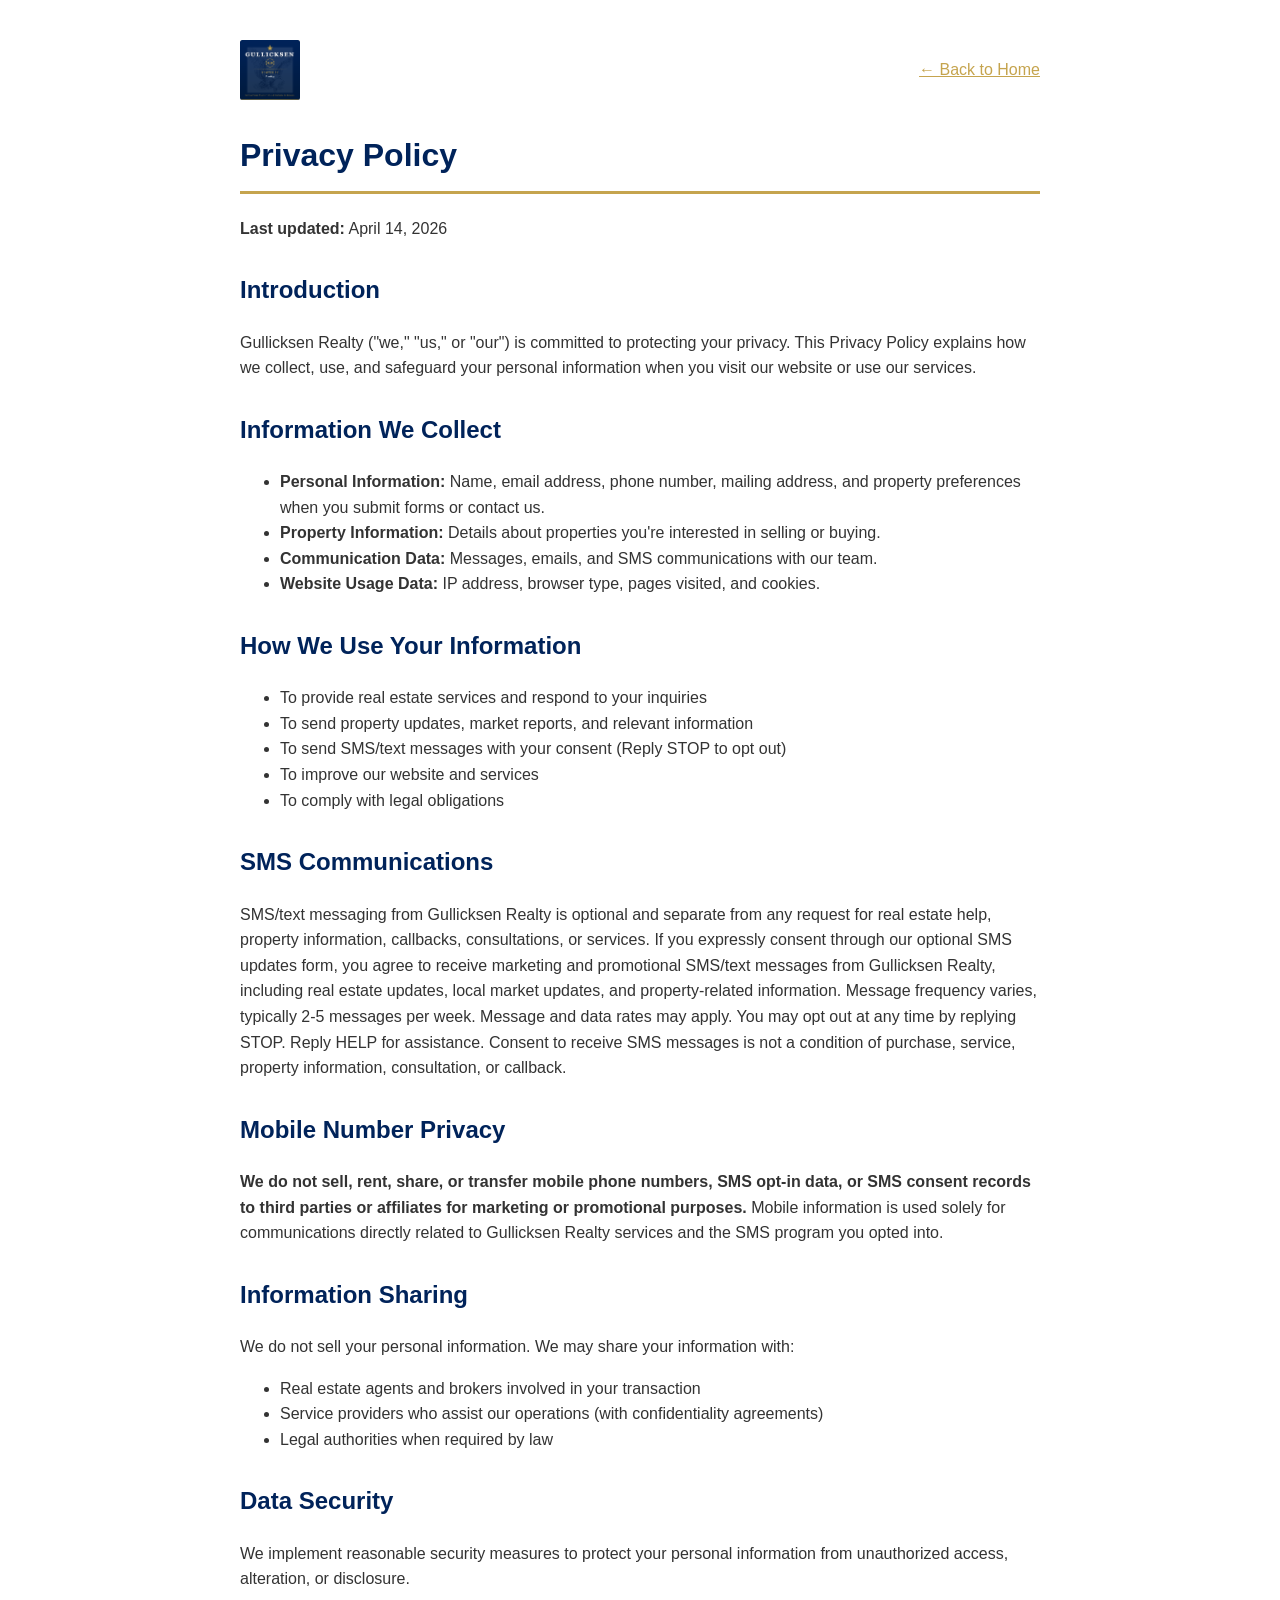
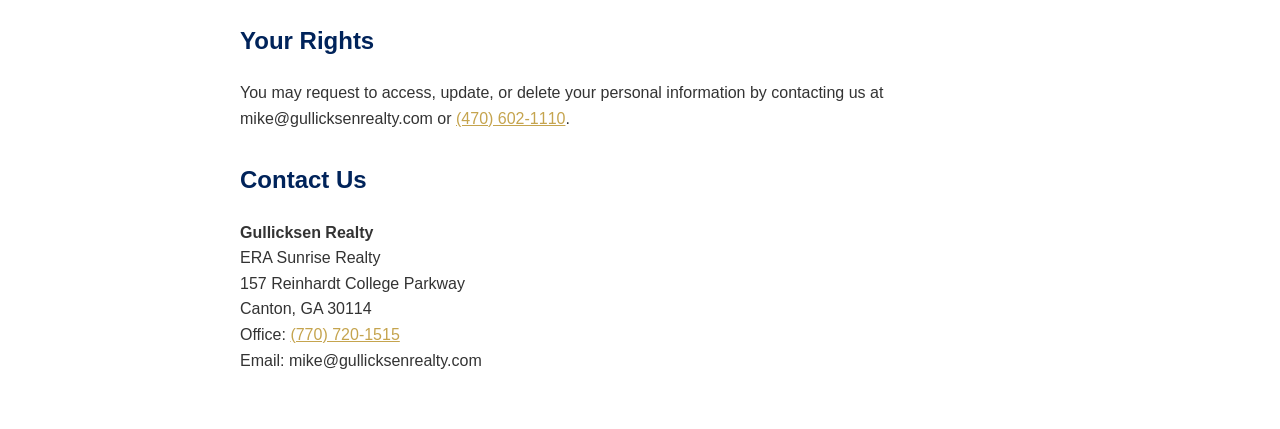
<file: privacy.html>
<!DOCTYPE html>
<html lang="en">
<head>
    <meta charset="UTF-8">
    <meta name="viewport" content="width=device-width, initial-scale=1.0">
    <title>Privacy Policy - Gullicksen Realty</title>
    <style>
        body { font-family: 'Segoe UI', Arial, sans-serif; max-width: 800px; margin: 0 auto; padding: 40px 20px; color: #333; line-height: 1.6; }
        h1 { color: #00235A; border-bottom: 3px solid #C5A44E; padding-bottom: 10px; }
        h2 { color: #00235A; margin-top: 30px; }
        a { color: #C5A44E; }
        .header { display: flex; justify-content: space-between; align-items: center; margin-bottom: 30px; }
        .logo { height: 60px; }
    </style>
</head>
<body>
    <div class="header">
        <img src="images/gullicksen-logo.png" alt="Gullicksen Realty" class="logo">
        <a href="https://gullicksenrealty.com">← Back to Home</a>
    </div>
    <h1>Privacy Policy</h1>
    <p><strong>Last updated:</strong> April 14, 2026</p>

    <h2>Introduction</h2>
    <p>Gullicksen Realty ("we," "us," or "our") is committed to protecting your privacy. This Privacy Policy explains how we collect, use, and safeguard your personal information when you visit our website or use our services.</p>

    <h2>Information We Collect</h2>
    <ul>
        <li><strong>Personal Information:</strong> Name, email address, phone number, mailing address, and property preferences when you submit forms or contact us.</li>
        <li><strong>Property Information:</strong> Details about properties you're interested in selling or buying.</li>
        <li><strong>Communication Data:</strong> Messages, emails, and SMS communications with our team.</li>
        <li><strong>Website Usage Data:</strong> IP address, browser type, pages visited, and cookies.</li>
    </ul>

    <h2>How We Use Your Information</h2>
    <ul>
        <li>To provide real estate services and respond to your inquiries</li>
        <li>To send property updates, market reports, and relevant information</li>
        <li>To send SMS/text messages with your consent (Reply STOP to opt out)</li>
        <li>To improve our website and services</li>
        <li>To comply with legal obligations</li>
    </ul>

    <h2>SMS Communications</h2>
    <p>SMS/text messaging from Gullicksen Realty is optional and separate from any request for real estate help, property information, callbacks, consultations, or services. If you expressly consent through our optional SMS updates form, you agree to receive marketing and promotional SMS/text messages from Gullicksen Realty, including real estate updates, local market updates, and property-related information. Message frequency varies, typically 2-5 messages per week. Message and data rates may apply. You may opt out at any time by replying STOP. Reply HELP for assistance. Consent to receive SMS messages is not a condition of purchase, service, property information, consultation, or callback.</p>

    <h2>Mobile Number Privacy</h2>
    <p><strong>We do not sell, rent, share, or transfer mobile phone numbers, SMS opt-in data, or SMS consent records to third parties or affiliates for marketing or promotional purposes.</strong> Mobile information is used solely for communications directly related to Gullicksen Realty services and the SMS program you opted into.</p>

    <h2>Information Sharing</h2>
    <p>We do not sell your personal information. We may share your information with:</p>
    <ul>
        <li>Real estate agents and brokers involved in your transaction</li>
        <li>Service providers who assist our operations (with confidentiality agreements)</li>
        <li>Legal authorities when required by law</li>
    </ul>

    <h2>Data Security</h2>
    <p>We implement reasonable security measures to protect your personal information from unauthorized access, alteration, or disclosure.</p>

    <h2>Your Rights</h2>
    <p>You may request to access, update, or delete your personal information by contacting us at mike@gullicksenrealty.com or <a href="tel:+14706021110">(470) 602-1110</a>.</p>

    <h2>Contact Us</h2>
    <p>
        <strong>Gullicksen Realty</strong><br>
        ERA Sunrise Realty<br>
        157 Reinhardt College Parkway<br>
        Canton, GA 30114<br>
        Office: <a href="tel:+17707201515">(770) 720-1515</a><br>
        Email: mike@gullicksenrealty.com
    </p>
</body>
</html>
</file>
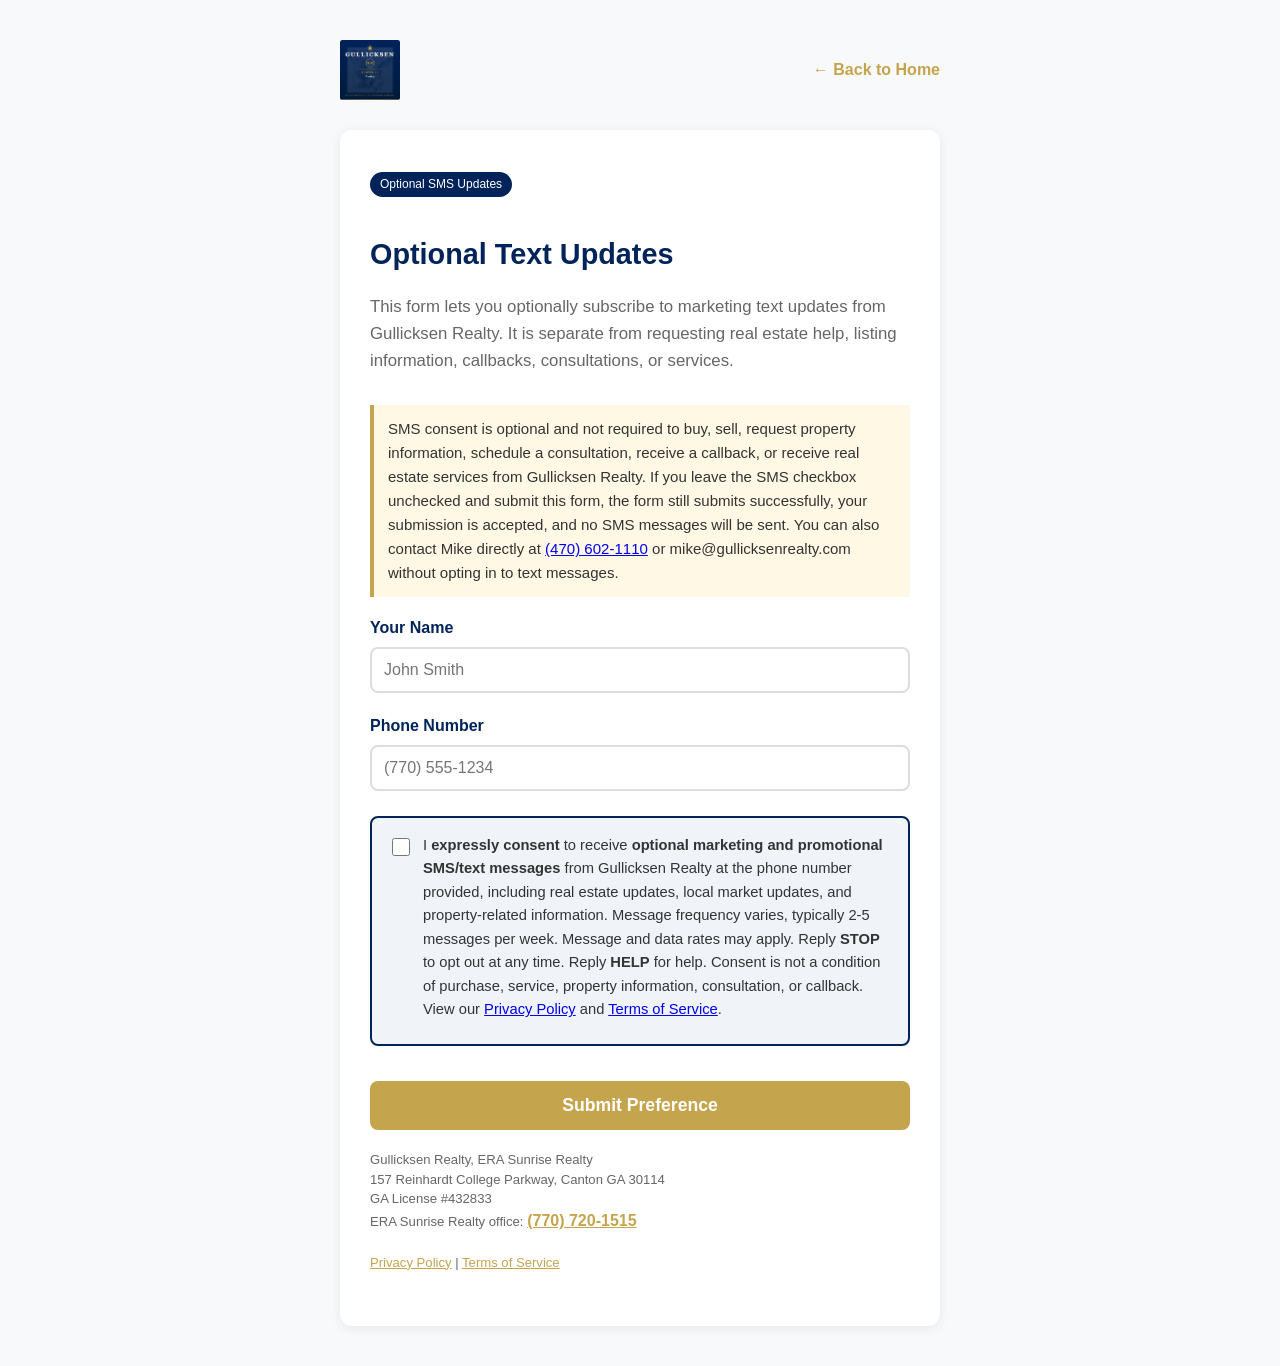
<file: sms-optin.html>
<!DOCTYPE html>
<html lang="en">
<head>
    <meta charset="UTF-8">
    <meta name="viewport" content="width=device-width, initial-scale=1.0">
    <title>Optional SMS Updates - Gullicksen Realty</title>
    <meta name="description" content="Optionally subscribe to SMS updates from Gullicksen Realty. SMS consent is not required for real estate services.">
    <style>
        body { font-family: 'Segoe UI', Arial, sans-serif; max-width: 600px; margin: 0 auto; padding: 40px 20px; color: #333; line-height: 1.6; background: #f8f9fa; }
        .header { display: flex; justify-content: space-between; align-items: center; margin-bottom: 30px; }
        .logo { height: 60px; }
        a.back { color: #C5A44E; text-decoration: none; font-weight: 600; }
        a.back:hover { text-decoration: underline; }
        .card { background: white; border-radius: 12px; padding: 40px 30px; box-shadow: 0 2px 12px rgba(0,0,0,0.08); }
        h1 { color: #00235A; margin-bottom: 5px; font-size: 1.8em; }
        .subtitle { color: #666; margin-bottom: 30px; font-size: 1.05em; }
        .form-group { margin-bottom: 20px; }
        label { display: block; font-weight: 600; margin-bottom: 6px; color: #00235A; }
        input[type="text"], input[type="tel"] { width: 100%; padding: 12px; border: 2px solid #ddd; border-radius: 8px; font-size: 1em; box-sizing: border-box; }
        input[type="text"]:focus, input[type="tel"]:focus { border-color: #C5A44E; outline: none; }
        .consent-box { background: #f0f4f8; border: 2px solid #00235A; border-radius: 8px; padding: 16px; margin: 25px 0; }
        .consent-box label { font-weight: 500; font-size: 0.92em; color: #333; cursor: pointer; display: flex; align-items: flex-start; gap: 10px; }
        .consent-box input[type="checkbox"] { margin-top: 4px; flex-shrink: 0; width: 18px; height: 18px; }
        .btn { background: #C5A44E; color: white; border: none; padding: 14px 40px; font-size: 1.1em; font-weight: 700; border-radius: 8px; cursor: pointer; width: 100%; margin-top: 10px; }
        .btn:hover { background: #b8933f; }
        .btn:disabled { background: #ccc; cursor: not-allowed; }
        .success { display: none; background: #d4edda; border: 1px solid #28a745; border-radius: 8px; padding: 20px; text-align: center; color: #155724; margin-top: 20px; }
        .success h2 { color: #155724; margin-bottom: 10px; }
        .error { display: none; background: #f8d7da; border: 1px solid #dc3545; border-radius: 8px; padding: 15px; color: #721c24; margin-top: 15px; }
        .optional-note { background: #fff8e5; border-left: 4px solid #C5A44E; padding: 12px 14px; margin: 18px 0; font-size: 0.94em; color: #333; }
        .legal { font-size: 0.82em; color: #666; margin-top: 20px; line-height: 1.5; }
        .legal a { color: #C5A44E; }
        .badge { display: inline-block; background: #00235A; color: white; font-size: 0.75em; padding: 3px 10px; border-radius: 20px; margin-bottom: 15px; }
    </style>
</head>
<body>
    <div class="header">
        <img src="images/gullicksen-logo.png" alt="Gullicksen Realty" class="logo">
        <a href="https://gullicksenrealty.com" class="back">← Back to Home</a>
    </div>

    <div class="card">
        <span class="badge">Optional SMS Updates</span>
        <h1>Optional Text Updates</h1>
        <p class="subtitle">This form lets you optionally subscribe to marketing text updates from Gullicksen Realty. It is separate from requesting real estate help, listing information, callbacks, consultations, or services.</p>
        <div class="optional-note">
            SMS consent is optional and not required to buy, sell, request property information, schedule a consultation, receive a callback, or receive real estate services from Gullicksen Realty. If you leave the SMS checkbox unchecked and submit this form, the form still submits successfully, your submission is accepted, and no SMS messages will be sent. You can also contact Mike directly at <a href="tel:+14706021110">(470) 602-1110</a> or mike@gullicksenrealty.com without opting in to text messages.
        </div>

        <form id="optinForm">
            <div class="form-group">
                <label for="name">Your Name</label>
                <input type="text" id="name" name="name" placeholder="John Smith" required>
            </div>

            <div class="form-group">
                <label for="phone">Phone Number</label>
                <input type="tel" id="phone" name="phone" placeholder="(770) 555-1234" required>
            </div>
            <input type="hidden" id="email" name="email" value="mike@gullicksenrealty.com">
            <div class="consent-box">
                <label>
                    <input type="checkbox" id="smsConsent">
                    <span>I <strong>expressly consent</strong> to receive <strong>optional marketing and promotional SMS/text messages</strong> from Gullicksen Realty at the phone number provided, including real estate updates, local market updates, and property-related information. Message frequency varies, typically 2-5 messages per week. Message and data rates may apply. Reply <strong>STOP</strong> to opt out at any time. Reply <strong>HELP</strong> for help. Consent is not a condition of purchase, service, property information, consultation, or callback. View our <a href="https://gullicksenrealty.com/privacy.html" target="_blank">Privacy Policy</a> and <a href="https://gullicksenrealty.com/terms.html" target="_blank">Terms of Service</a>.</span>
                </label>
            </div>

            <button type="submit" class="btn" id="submitBtn">Submit Preference</button>
        </form>

        <div class="success" id="successMsg">
            <h2>✅ Thank You!</h2>
            <p id="successText">Your information has been received.</p>
        </div>

        <div class="error" id="errorMsg"></div>

        <p class="legal">
            Gullicksen Realty, ERA Sunrise Realty<br>
            157 Reinhardt College Parkway, Canton GA 30114<br>
            GA License #432833<br>ERA Sunrise Realty office: <a href="tel:+17707201515" style="font-size:1rem;font-weight:700">(770) 720-1515</a><br><br>
            <a href="https://gullicksenrealty.com/privacy.html">Privacy Policy</a> |
            <a href="https://gullicksenrealty.com/terms.html">Terms of Service</a>
        </p>
    </div>

    <script>
        document.getElementById('optinForm').addEventListener('submit', async function(e) {
            e.preventDefault();

            const name = document.getElementById('name').value.trim();
            const phone = document.getElementById('phone').value.replace(/\D/g, '');
            const btn = document.getElementById('submitBtn');
            const consent = document.getElementById('smsConsent').checked;

            if (phone.length < 10) {
                showError('Please enter a valid 10-digit phone number.');
                return;
            }

            btn.disabled = true;
            btn.textContent = 'Submitting...';

            const payload = {
                access_key: '3bcf8ab9-c9c7-44d3-a05a-9a5ad7bfd1f1',
                name: name,
                email: 'mike@gullicksenrealty.com',
                phone: '+' + phone,
                subject: 'SMS Opt-In ' + (consent ? 'Confirmed' : 'Declined') + ' from ' + name,
                message: 'SMS consent: ' + (consent ? 'Checked (opted in)' : 'Unchecked (not opted in)') + '. Phone: +' + phone + '. Date: ' + new Date().toISOString(),
                from_name: 'Gullicksen Realty SMS Opt-In'
            };

            try {
                const resp = await fetch('https://api.web3forms.com/submit', {
                    method: 'POST',
                    headers: { 'Content-Type': 'application/json', 'Accept': 'application/json' },
                    body: JSON.stringify(payload)
                });
                const data = await resp.json();
                if (data.success) {
                    document.getElementById('optinForm').style.display = 'none';
                    document.getElementById('successMsg').style.display = 'block';
                    if (consent) {
                        document.getElementById('successText').innerHTML = 'You are subscribed to optional SMS updates at the number you provided.<br>Reply <strong>STOP</strong> anytime to unsubscribe.';
                    } else {
                        document.getElementById('successText').textContent = 'Your information has been received. You did not opt in for SMS updates. No SMS messages will be sent, and you may still receive non-SMS help if requested.';
                    }
                } else {
                    showError(data.message || 'Something went wrong. Please try again.');
                    btn.disabled = false;
                    btn.textContent = 'Submit Preference';
                }
            } catch (err) {
                showError('Could not connect. Please try again later.');
                btn.disabled = false;
                btn.textContent = 'Submit Preference';
            }
        });

        function showError(msg) {
            const el = document.getElementById('errorMsg');
            el.textContent = msg;
            el.style.display = 'block';
            setTimeout(() => el.style.display = 'none', 5000);
        }
    </script>
</body>
</html>
</file>
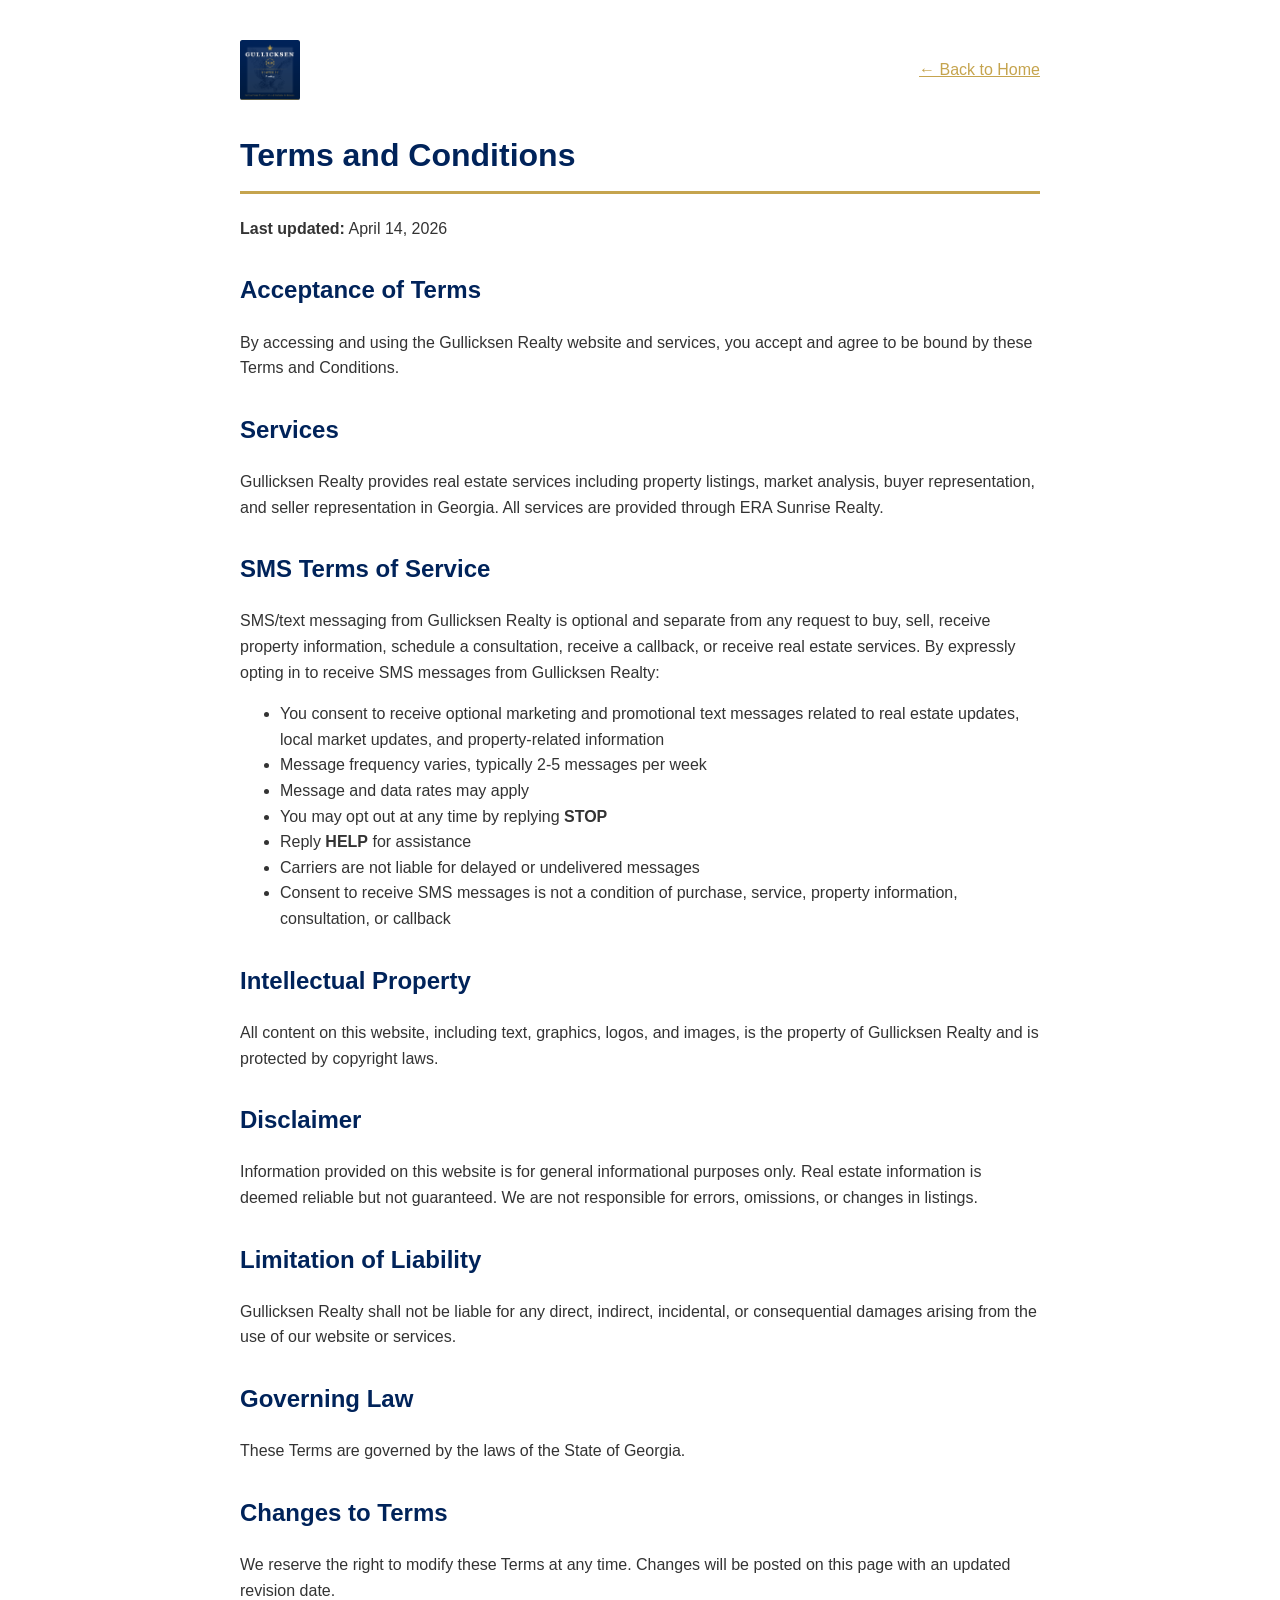
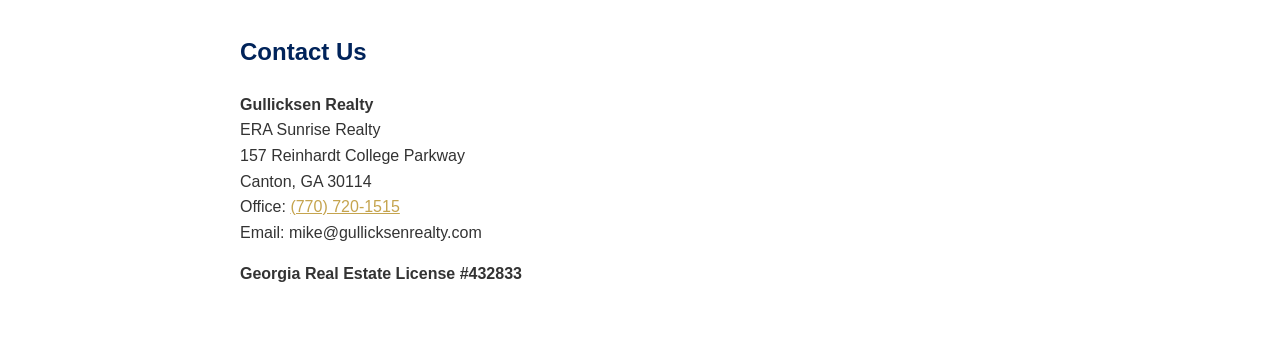
<file: terms.html>
<!DOCTYPE html>
<html lang="en">
<head>
    <meta charset="UTF-8">
    <meta name="viewport" content="width=device-width, initial-scale=1.0">
    <title>Terms and Conditions - Gullicksen Realty</title>
    <style>
        body { font-family: 'Segoe UI', Arial, sans-serif; max-width: 800px; margin: 0 auto; padding: 40px 20px; color: #333; line-height: 1.6; }
        h1 { color: #00235A; border-bottom: 3px solid #C5A44E; padding-bottom: 10px; }
        h2 { color: #00235A; margin-top: 30px; }
        a { color: #C5A44E; }
        .header { display: flex; justify-content: space-between; align-items: center; margin-bottom: 30px; }
        .logo { height: 60px; }
    </style>
</head>
<body>
    <div class="header">
        <img src="images/gullicksen-logo.png" alt="Gullicksen Realty" class="logo">
        <a href="https://gullicksenrealty.com">← Back to Home</a>
    </div>
    <h1>Terms and Conditions</h1>
    <p><strong>Last updated:</strong> April 14, 2026</p>

    <h2>Acceptance of Terms</h2>
    <p>By accessing and using the Gullicksen Realty website and services, you accept and agree to be bound by these Terms and Conditions.</p>

    <h2>Services</h2>
    <p>Gullicksen Realty provides real estate services including property listings, market analysis, buyer representation, and seller representation in Georgia. All services are provided through ERA Sunrise Realty.</p>

    <h2>SMS Terms of Service</h2>
    <p>SMS/text messaging from Gullicksen Realty is optional and separate from any request to buy, sell, receive property information, schedule a consultation, receive a callback, or receive real estate services. By expressly opting in to receive SMS messages from Gullicksen Realty:</p>
    <ul>
        <li>You consent to receive optional marketing and promotional text messages related to real estate updates, local market updates, and property-related information</li>
        <li>Message frequency varies, typically 2-5 messages per week</li>
        <li>Message and data rates may apply</li>
        <li>You may opt out at any time by replying <strong>STOP</strong></li>
        <li>Reply <strong>HELP</strong> for assistance</li>
        <li>Carriers are not liable for delayed or undelivered messages</li>
        <li>Consent to receive SMS messages is not a condition of purchase, service, property information, consultation, or callback</li>
    </ul>

    <h2>Intellectual Property</h2>
    <p>All content on this website, including text, graphics, logos, and images, is the property of Gullicksen Realty and is protected by copyright laws.</p>

    <h2>Disclaimer</h2>
    <p>Information provided on this website is for general informational purposes only. Real estate information is deemed reliable but not guaranteed. We are not responsible for errors, omissions, or changes in listings.</p>

    <h2>Limitation of Liability</h2>
    <p>Gullicksen Realty shall not be liable for any direct, indirect, incidental, or consequential damages arising from the use of our website or services.</p>

    <h2>Governing Law</h2>
    <p>These Terms are governed by the laws of the State of Georgia.</p>

    <h2>Changes to Terms</h2>
    <p>We reserve the right to modify these Terms at any time. Changes will be posted on this page with an updated revision date.</p>

    <h2>Contact Us</h2>
    <p>
        <strong>Gullicksen Realty</strong><br>
        ERA Sunrise Realty<br>
        157 Reinhardt College Parkway<br>
        Canton, GA 30114<br>
        Office: <a href="tel:+17707201515">(770) 720-1515</a><br>
        Email: mike@gullicksenrealty.com
    </p>

    <p><strong>Georgia Real Estate License #432833</strong></p>
</body>
</html>
</file>
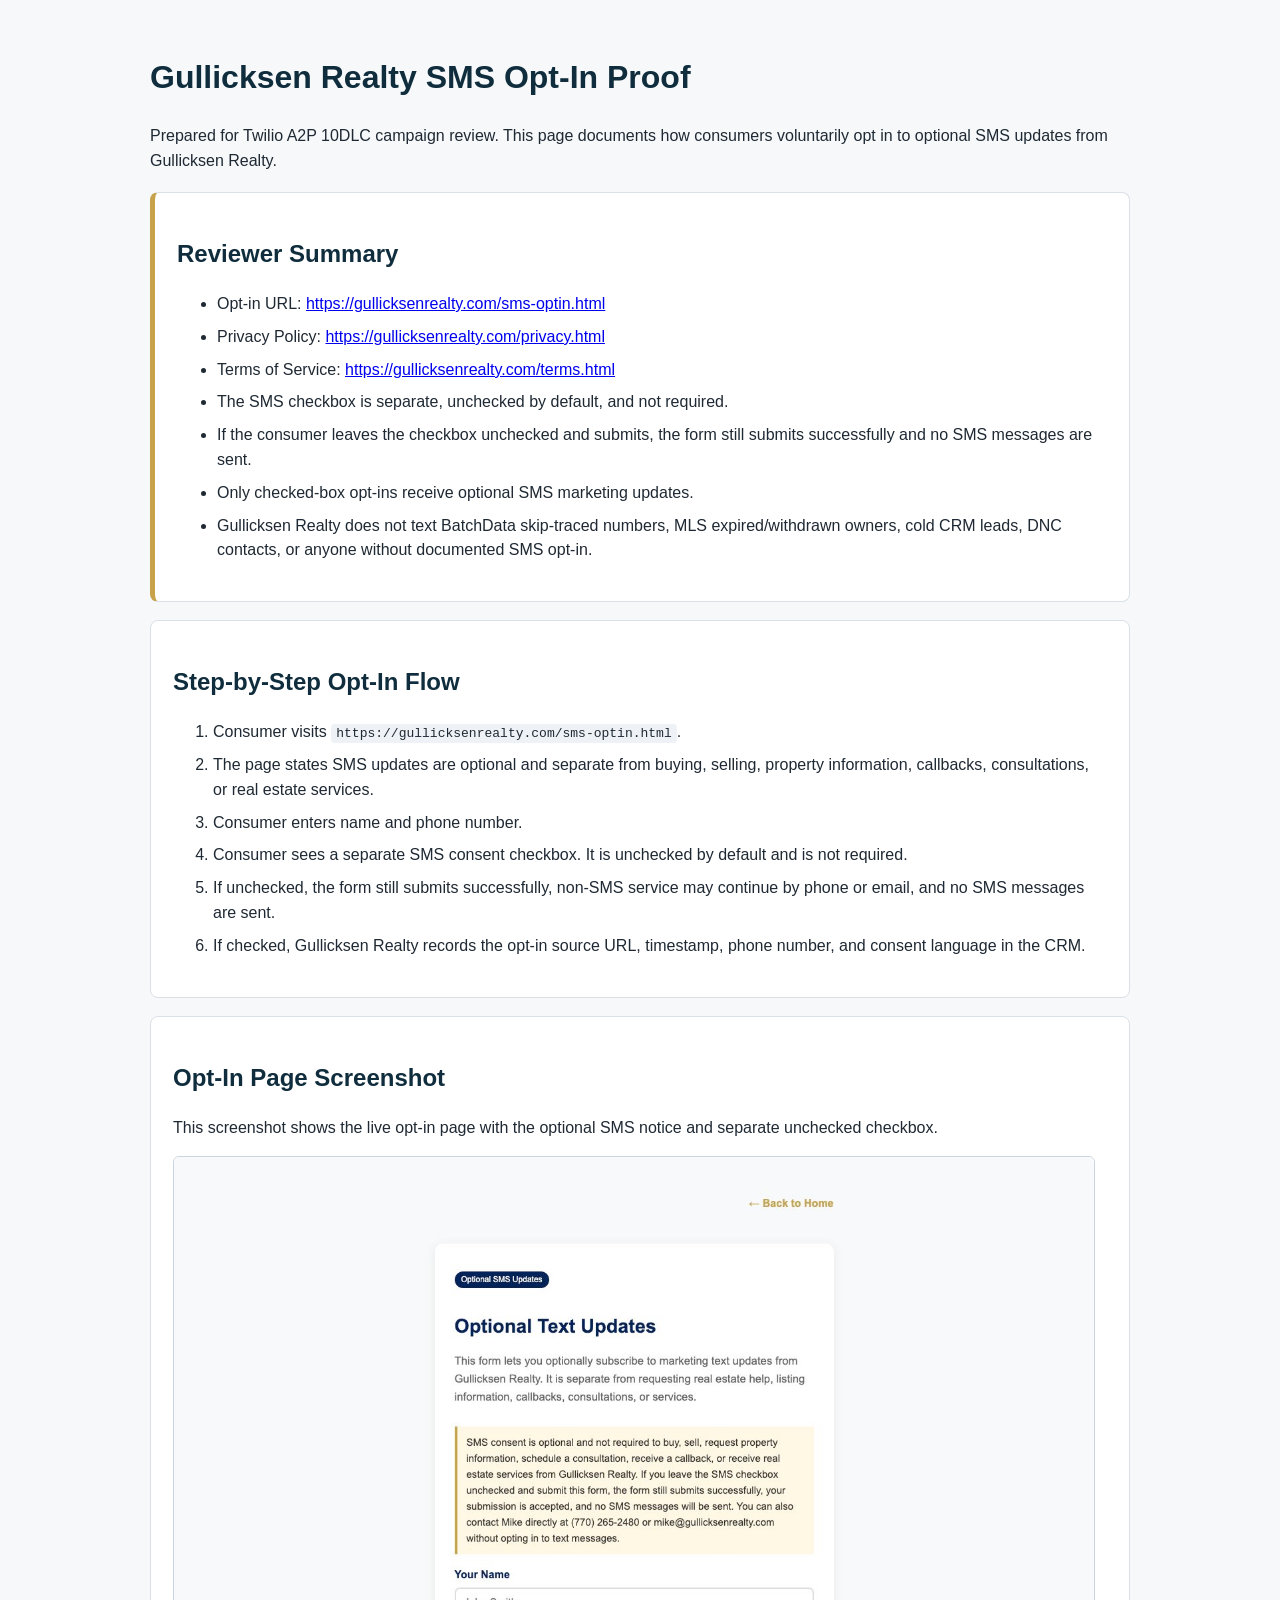
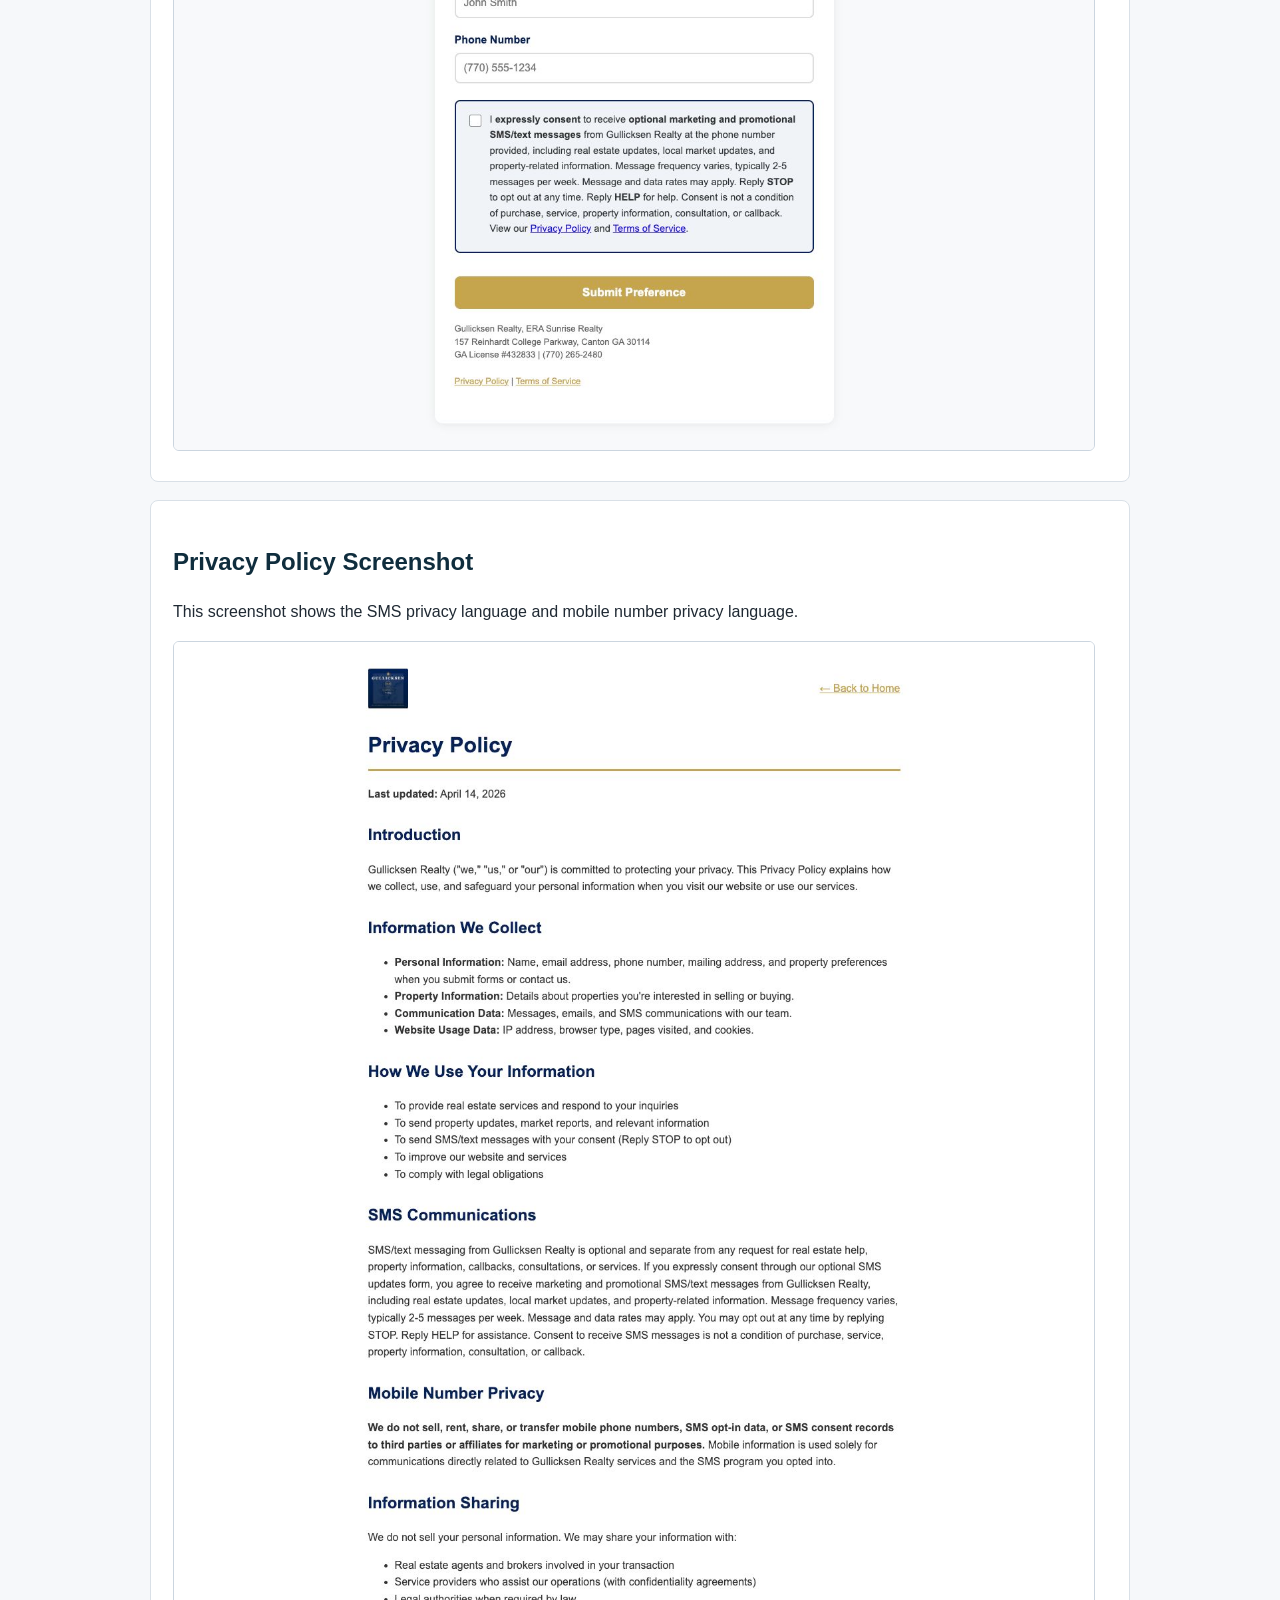
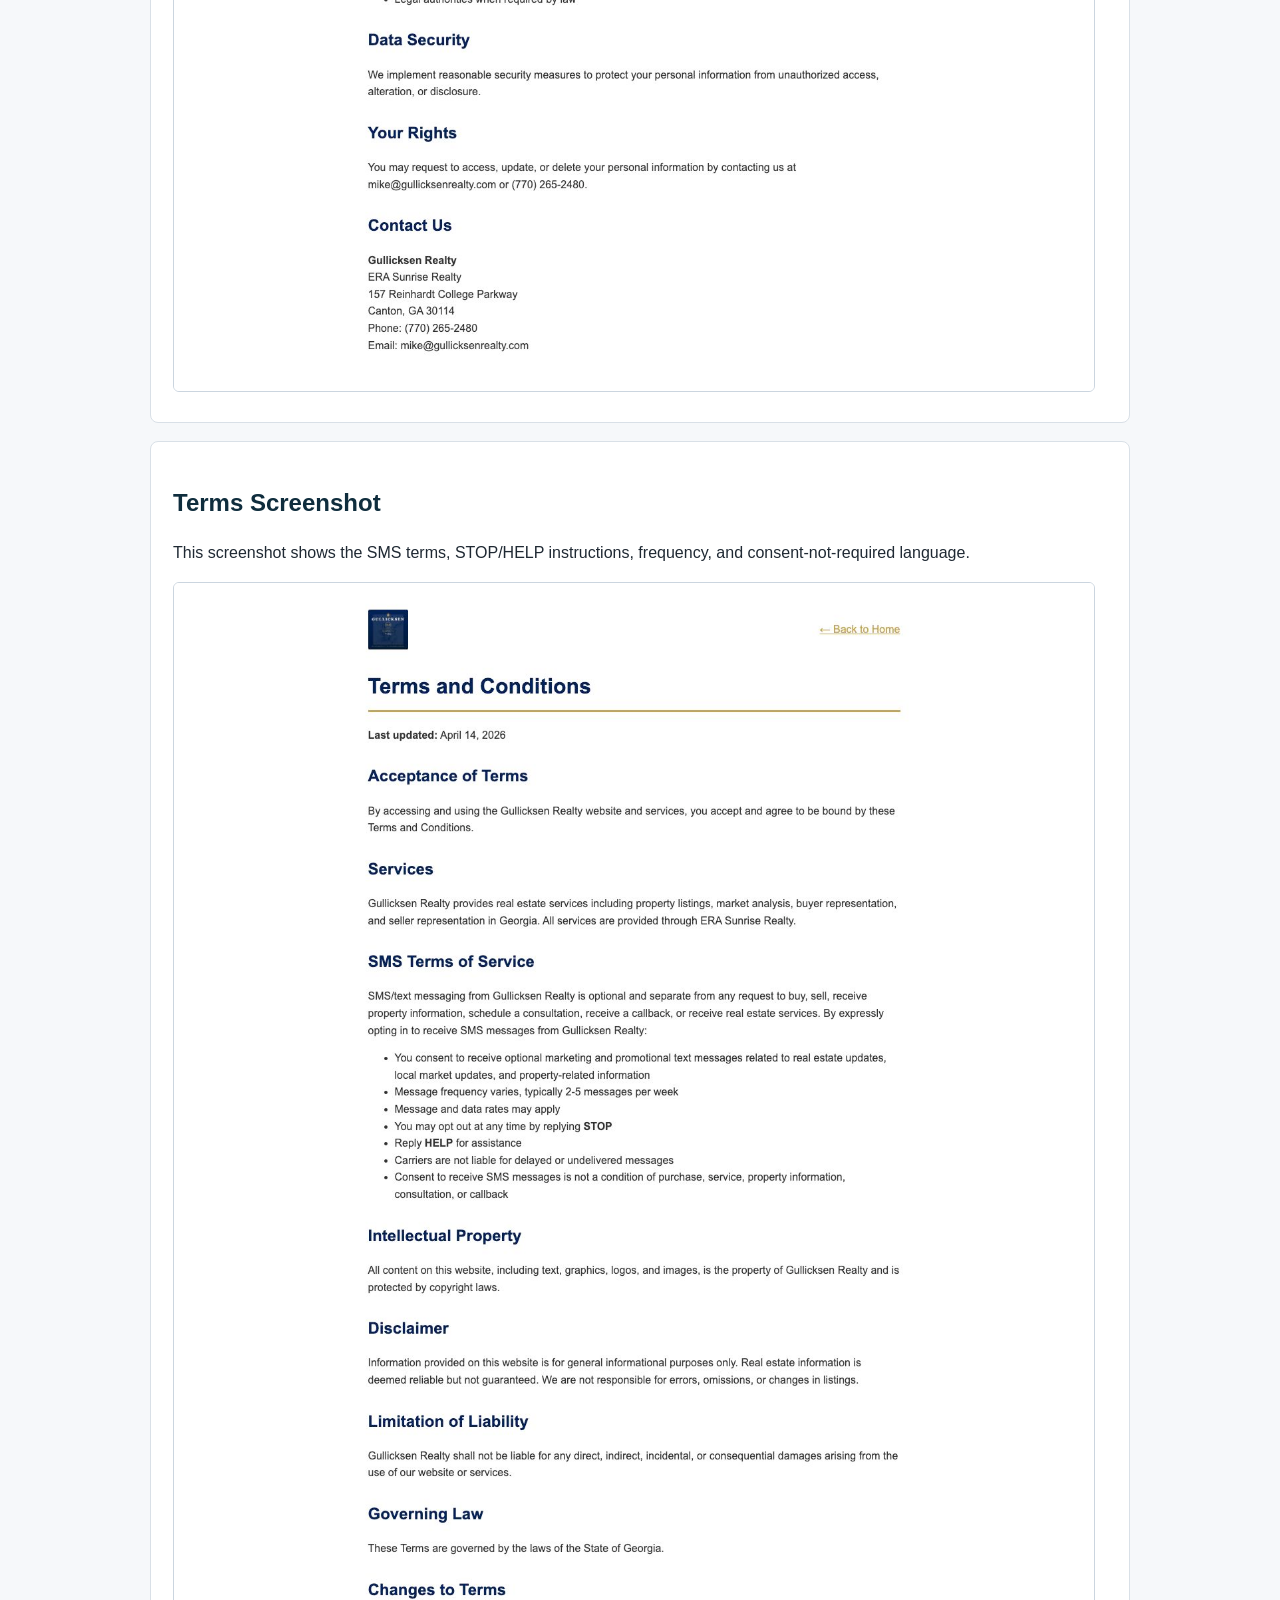
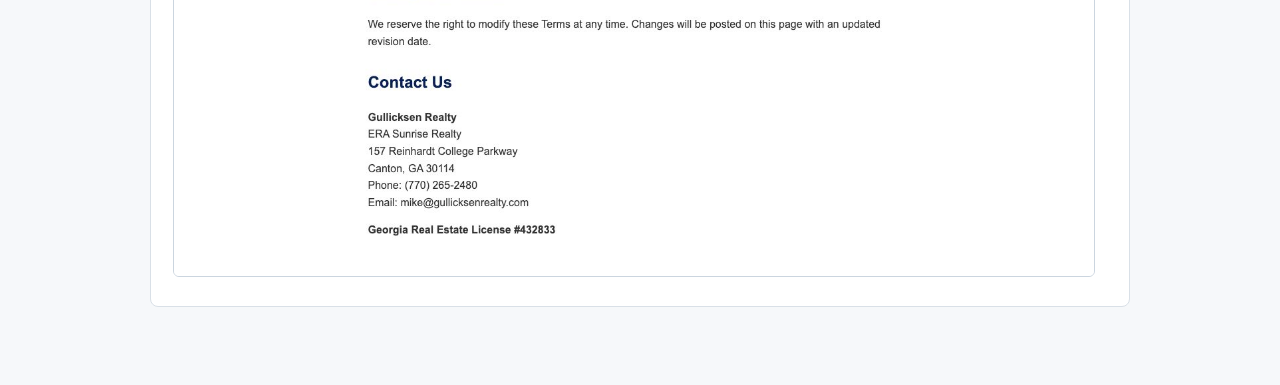
<file: twilio-a2p/optin-proof.html>
<!doctype html>
<html lang="en">
<head>
  <meta charset="utf-8">
  <meta name="viewport" content="width=device-width, initial-scale=1">
  <title>Gullicksen Realty SMS Opt-In Proof</title>
  <style>
    body {
      margin: 0;
      font-family: Arial, Helvetica, sans-serif;
      color: #1f2933;
      background: #f6f8fa;
      line-height: 1.55;
    }
    main {
      max-width: 980px;
      margin: 0 auto;
      padding: 32px 18px 60px;
    }
    h1, h2 {
      color: #0f2d3d;
    }
    .panel {
      background: #fff;
      border: 1px solid #d9e0e7;
      border-radius: 8px;
      padding: 22px;
      margin: 18px 0;
    }
    .notice {
      border-left: 5px solid #c7a24a;
    }
    img {
      width: 100%;
      max-width: 920px;
      border: 1px solid #cbd5df;
      border-radius: 6px;
      background: white;
    }
    code {
      background: #eef2f6;
      padding: 2px 5px;
      border-radius: 4px;
    }
    li {
      margin-bottom: 8px;
    }
  </style>
</head>
<body>
<main>
  <h1>Gullicksen Realty SMS Opt-In Proof</h1>
  <p>Prepared for Twilio A2P 10DLC campaign review. This page documents how consumers voluntarily opt in to optional SMS updates from Gullicksen Realty.</p>

  <section class="panel notice">
    <h2>Reviewer Summary</h2>
    <ul>
      <li>Opt-in URL: <a href="https://gullicksenrealty.com/sms-optin.html">https://gullicksenrealty.com/sms-optin.html</a></li>
      <li>Privacy Policy: <a href="https://gullicksenrealty.com/privacy.html">https://gullicksenrealty.com/privacy.html</a></li>
      <li>Terms of Service: <a href="https://gullicksenrealty.com/terms.html">https://gullicksenrealty.com/terms.html</a></li>
      <li>The SMS checkbox is separate, unchecked by default, and not required.</li>
      <li>If the consumer leaves the checkbox unchecked and submits, the form still submits successfully and no SMS messages are sent.</li>
      <li>Only checked-box opt-ins receive optional SMS marketing updates.</li>
      <li>Gullicksen Realty does not text BatchData skip-traced numbers, MLS expired/withdrawn owners, cold CRM leads, DNC contacts, or anyone without documented SMS opt-in.</li>
    </ul>
  </section>

  <section class="panel">
    <h2>Step-by-Step Opt-In Flow</h2>
    <ol>
      <li>Consumer visits <code>https://gullicksenrealty.com/sms-optin.html</code>.</li>
      <li>The page states SMS updates are optional and separate from buying, selling, property information, callbacks, consultations, or real estate services.</li>
      <li>Consumer enters name and phone number.</li>
      <li>Consumer sees a separate SMS consent checkbox. It is unchecked by default and is not required.</li>
      <li>If unchecked, the form still submits successfully, non-SMS service may continue by phone or email, and no SMS messages are sent.</li>
      <li>If checked, Gullicksen Realty records the opt-in source URL, timestamp, phone number, and consent language in the CRM.</li>
    </ol>
  </section>

  <section class="panel">
    <h2>Opt-In Page Screenshot</h2>
    <p>This screenshot shows the live opt-in page with the optional SMS notice and separate unchecked checkbox.</p>
    <img src="sms-optin-page.png" alt="Gullicksen Realty optional SMS opt-in page screenshot">
  </section>

  <section class="panel">
    <h2>Privacy Policy Screenshot</h2>
    <p>This screenshot shows the SMS privacy language and mobile number privacy language.</p>
    <img src="privacy-page.png" alt="Gullicksen Realty privacy policy SMS language screenshot">
  </section>

  <section class="panel">
    <h2>Terms Screenshot</h2>
    <p>This screenshot shows the SMS terms, STOP/HELP instructions, frequency, and consent-not-required language.</p>
    <img src="terms-page.png" alt="Gullicksen Realty terms SMS language screenshot">
  </section>
</main>
</body>
</html>
</file>
<file: css/style.css>
/* ============================================
   Gullicksen & Co Realty — Brand Stylesheet
   Colors: Navy #00235A | Gold #C5A44E | Red #6B0F0F
   ============================================ */

/* --- Reset & Base --- */
*, *::before, *::after { margin: 0; padding: 0; box-sizing: border-box; }

:root {
  --navy: #00235A;
  --gold: #C5A44E;
  --red: #6B0F0F;
  --white: #FFFFFF;
  --light-gray: #F5F5F5;
  --dark-gray: #333;
  --font-heading: 'Georgia', 'Times New Roman', serif;
  --font-body: 'Segoe UI', 'Helvetica Neue', Arial, sans-serif;
}

html { scroll-behavior: smooth; }

body {
  font-family: var(--font-body);
  color: var(--dark-gray);
  line-height: 1.6;
  background: var(--white);
  overflow-x: hidden;
}

a { color: var(--gold); text-decoration: none; transition: color 0.2s; }
a:hover { color: var(--navy); }

img { max-width: 100%; height: auto; }

.container {
  max-width: 1200px;
  margin: 0 auto;
  padding: 0 24px;
}

/* --- Navigation --- */
.navbar {
  background: var(--navy);
  padding: 0;
  position: sticky;
  top: 0;
  z-index: 1000;
  box-shadow: 0 2px 10px rgba(0,0,0,0.3);
}

.navbar .container {
  display: flex;
  align-items: center;
  justify-content: space-between;
  height: 75px;
}

.navbar-brand {
  display: flex;
  align-items: center;
  gap: 12px;
  color: var(--white);
  font-family: var(--font-heading);
  font-size: 1.3rem;
  font-weight: 700;
  letter-spacing: 1px;
}

.navbar-brand img {
  height: 45px;
  width: auto;
}

.navbar-brand .gold { color: var(--gold); }

.navbar-logo {
  height: 65px;
  width: auto;
  margin-left: 10px;
  border-radius: 4px;
}

.nav-links {
  display: flex;
  list-style: none;
  gap: 32px;
}

.nav-links a {
  color: var(--white);
  font-weight: 500;
  font-size: 0.95rem;
  text-transform: uppercase;
  letter-spacing: 1px;
  padding: 8px 0;
  border-bottom: 2px solid transparent;
  transition: border-color 0.2s, color 0.2s;
}

.nav-links a:hover,
.nav-links a.active {
  color: var(--gold);
  border-bottom-color: var(--gold);
}

.mobile-toggle {
  display: none;
  background: none;
  border: none;
  color: var(--white);
  font-size: 1.5rem;
  cursor: pointer;
}

/* --- Hero Section --- */
.hero {
  position: relative;
  background: #8B1A1A;
  text-align: center;
  overflow: hidden;
}

.hero-banner {
  width: 100%;
  line-height: 0;
  padding: 0;
}

.hero-banner-img {
  width: 100%;
  max-width: 100%;
  height: auto;
  object-fit: cover;
  display: block;
}

.hero::before {
  content: '';
  position: absolute;
  inset: 0;
  background: url('../images/gullicksen-banner-dark.png') center/cover no-repeat;
  opacity: 0;
}

.hero-content {
  position: relative;
  z-index: 1;
  color: var(--white);
  max-width: 800px;
  margin: 0 auto;
  padding: 0 24px 60px;
}

.hero h1 {
  font-family: var(--font-heading);
  font-size: 3.2rem;
  font-weight: 700;
  margin-bottom: 16px;
  line-height: 1.2;
}

.hero h1 .gold { color: var(--gold); }

.hero p {
  font-size: 1.25rem;
  opacity: 0.9;
  margin-bottom: 32px;
  max-width: 600px;
  margin-left: auto;
  margin-right: auto;
}

.btn {
  display: inline-block;
  padding: 14px 36px;
  border-radius: 4px;
  font-weight: 600;
  font-size: 1rem;
  text-transform: uppercase;
  letter-spacing: 1px;
  transition: all 0.3s;
  cursor: pointer;
  border: none;
}

.btn-gold {
  background: var(--gold);
  color: var(--navy);
}

.btn-gold:hover {
  background: #d4b35d;
  color: var(--navy);
  transform: translateY(-2px);
  box-shadow: 0 4px 15px rgba(197,164,78,0.4);
}

.btn-outline {
  background: transparent;
  color: var(--white);
  border: 2px solid var(--gold);
}

.btn-outline:hover {
  background: var(--gold);
  color: var(--navy);
}

/* --- Section Styles --- */
.section {
  padding: 80px 0;
}

.section-dark {
  background: var(--navy);
  color: var(--white);
}

.section-light {
  background: var(--light-gray);
}

.section-header {
  text-align: center;
  margin-bottom: 48px;
}

.section-header h2 {
  font-family: var(--font-heading);
  font-size: 2.2rem;
  color: var(--navy);
  margin-bottom: 12px;
}

.section-dark .section-header h2 { color: var(--white); }

.section-header .underline {
  width: 60px;
  height: 3px;
  background: var(--gold);
  margin: 0 auto;
}

/* --- Featured Listings --- */
.listings-grid {
  display: grid;
  grid-template-columns: repeat(auto-fill, minmax(340px, 1fr));
  gap: 32px;
}

.listing-card {
  background: var(--white);
  border-radius: 8px;
  overflow: hidden;
  box-shadow: 0 4px 20px rgba(0,0,0,0.1);
  transition: transform 0.3s, box-shadow 0.3s;
}

.listing-card:hover {
  transform: translateY(-6px);
  box-shadow: 0 8px 30px rgba(0,0,0,0.15);
}

.listing-img {
  height: 240px;
  background: var(--navy);
  display: flex;
  align-items: center;
  justify-content: center;
  color: var(--gold);
  font-family: var(--font-heading);
  font-size: 1.1rem;
  position: relative;
}

.listing-img .badge {
  position: absolute;
  top: 16px;
  left: 16px;
  background: var(--red);
  color: var(--white);
  padding: 4px 12px;
  border-radius: 3px;
  font-size: 0.8rem;
  font-weight: 600;
  text-transform: uppercase;
}

.listing-info {
  padding: 24px;
}

.listing-price {
  font-family: var(--font-heading);
  font-size: 1.5rem;
  color: var(--navy);
  font-weight: 700;
  margin-bottom: 8px;
}

.listing-address {
  color: var(--dark-gray);
  margin-bottom: 16px;
  font-size: 0.95rem;
}

.listing-details {
  display: flex;
  gap: 20px;
  color: #666;
  font-size: 0.9rem;
}

.listing-details span {
  display: flex;
  align-items: center;
  gap: 6px;
}

/* --- About Teaser --- */
.about-grid {
  display: grid;
  grid-template-columns: 1fr 1fr;
  gap: 48px;
  align-items: center;
}

.about-text h3 {
  font-family: var(--font-heading);
  font-size: 1.8rem;
  color: var(--navy);
  margin-bottom: 16px;
}

.about-text p {
  margin-bottom: 16px;
  color: #555;
}

.about-image {
  text-align: center;
}

.about-image img {
  border-radius: 8px;
  box-shadow: 0 4px 20px rgba(0,0,0,0.15);
}

/* --- Stats Bar --- */
.stats {
  background: var(--navy);
  padding: 48px 0;
}

.stats-grid {
  display: grid;
  grid-template-columns: repeat(4, 1fr);
  gap: 24px;
  text-align: center;
}

.stat-item h3 {
  font-family: var(--font-heading);
  font-size: 2.5rem;
  color: var(--gold);
  margin-bottom: 8px;
}

.stat-item p {
  color: var(--white);
  font-size: 0.95rem;
  text-transform: uppercase;
  letter-spacing: 1px;
}

/* --- CTA Section --- */
.cta-section {
  background: linear-gradient(135deg, var(--red) 0%, var(--navy) 100%);
  padding: 64px 0;
  text-align: center;
  color: var(--white);
}

.cta-section h2 {
  font-family: var(--font-heading);
  font-size: 2rem;
  margin-bottom: 16px;
}

.cta-section p {
  font-size: 1.1rem;
  opacity: 0.9;
  margin-bottom: 24px;
}

/* --- Footer --- */
.footer {
  background: #001530;
  color: #aaa;
  padding: 48px 0 24px;
}

.footer-grid {
  display: grid;
  grid-template-columns: 2fr 1fr 1fr 1.5fr;
  gap: 48px;
  margin-bottom: 32px;
}

.footer-brand h3 {
  font-family: var(--font-heading);
  color: var(--white);
  font-size: 1.2rem;
  margin-bottom: 12px;
}

.footer-brand p { font-size: 0.9rem; line-height: 1.7; }

.footer h4 {
  color: var(--gold);
  font-family: var(--font-heading);
  margin-bottom: 16px;
  font-size: 1rem;
}

.footer ul { list-style: none; }
.footer ul li { margin-bottom: 8px; }
.footer ul a { color: #aaa; font-size: 0.9rem; }
.footer ul a:hover { color: var(--gold); }

.footer-contact p {
  font-size: 0.9rem;
  margin-bottom: 8px;
}

.footer-bottom {
  border-top: 1px solid #1a2a40;
  padding-top: 24px;
  text-align: center;
  font-size: 0.85rem;
}

/* --- Contact Form --- */
.contact-grid {
  display: grid;
  grid-template-columns: 1fr 1fr;
  gap: 48px;
}

.form-group {
  margin-bottom: 20px;
}

.form-group label {
  display: block;
  margin-bottom: 6px;
  font-weight: 600;
  color: var(--navy);
  font-size: 0.9rem;
}

.form-group input,
.form-group textarea,
.form-group select {
  width: 100%;
  padding: 12px 16px;
  border: 2px solid #ddd;
  border-radius: 4px;
  font-family: var(--font-body);
  font-size: 0.95rem;
  transition: border-color 0.2s;
}

.form-group input:focus,
.form-group textarea:focus,
.form-group select:focus {
  outline: none;
  border-color: var(--gold);
}

.form-group textarea { height: 150px; resize: vertical; }

/* --- Page Header (inner pages) --- */
.page-header {
  background: linear-gradient(135deg, var(--navy), #001740);
  padding: 80px 0;
  text-align: center;
  color: var(--white);
}

.page-header h1 {
  font-family: var(--font-heading);
  font-size: 2.5rem;
  margin-bottom: 12px;
}

.page-header p {
  font-size: 1.1rem;
  opacity: 0.8;
}

/* --- Team Grid --- */
.team-grid {
  display: grid;
  grid-template-columns: repeat(auto-fill, minmax(260px, 1fr));
  gap: 32px;
}

.team-card {
  text-align: center;
  padding: 32px;
  background: var(--white);
  border-radius: 8px;
  box-shadow: 0 2px 15px rgba(0,0,0,0.08);
}

.team-avatar {
  width: 120px;
  height: 120px;
  border-radius: 50%;
  background: var(--navy);
  margin: 0 auto 16px;
  display: flex;
  align-items: center;
  justify-content: center;
  color: var(--gold);
  font-family: var(--font-heading);
  font-size: 2rem;
}

.team-card h3 {
  font-family: var(--font-heading);
  color: var(--navy);
  margin-bottom: 4px;
}

.team-card .role {
  color: var(--gold);
  font-size: 0.9rem;
  margin-bottom: 12px;
}

/* --- Responsive --- */
@media (max-width: 768px) {
  .mobile-toggle { display: block; }
  
  .nav-links {
    display: none;
    position: absolute;
    top: 70px;
    left: 0;
    right: 0;
    background: var(--navy);
    flex-direction: column;
    padding: 24px;
    gap: 16px;
  }
  
  .nav-links.open { display: flex; }
  
  .hero h1 { font-size: 2rem; }
  .hero { height: 70vh; }
  
  .about-grid,
  .contact-grid { grid-template-columns: 1fr; }
  
  .footer-grid { grid-template-columns: 1fr 1fr; }
  
  .stats-grid { grid-template-columns: 1fr 1fr; }
  .stat-item h3 { font-size: 1.3rem; word-break: break-word; }
  .stat-item p { font-size: 0.75rem; }

  .navbar-logo { height: 40px; }
  .navbar-brand { flex-shrink: 1; min-width: 0; }
  .eagle { height: 30px; }
  
  .listings-grid { grid-template-columns: 1fr; }
  .detail-grid { grid-template-columns: 1fr; }
  .gallery-main img { height: 260px; }
}

/* ========== Breadcrumb ========== */
.breadcrumb-section {
  background: #f0f2f5;
  padding: 14px 0;
  font-size: 0.9rem;
  border-bottom: 1px solid #ddd;
}
.breadcrumb-section .container { max-width: 1200px; margin: 0 auto; padding: 0 20px; }
.breadcrumb-section a { color: var(--navy); text-decoration: none; }
.breadcrumb-section a:hover { color: var(--gold); }
.breadcrumb-section span { color: #666; }

/* ========== Listing Detail ========== */
.listing-detail { padding: 40px 0 60px; }
.listing-detail .container { max-width: 1200px; margin: 0 auto; padding: 0 20px; }
.detail-grid { display: grid; grid-template-columns: 1fr 1fr; gap: 40px; align-items: start; }
.gallery-main { width: 100%; border-radius: 8px; overflow: hidden; background: #f5f5f5; }
.gallery-main img { width: 100%; height: 420px; object-fit: cover; display: block; }
.gallery-thumbs { display: flex; gap: 8px; margin-top: 10px; flex-wrap: wrap; }
.gallery-thumbs .thumb { width: 80px; height: 60px; object-fit: cover; border-radius: 4px; cursor: pointer; border: 2px solid transparent; opacity: 0.7; transition: all 0.2s; }
.gallery-thumbs .thumb.active,
.gallery-thumbs .thumb:hover { border-color: var(--gold); opacity: 1; }
.detail-price { font-size: 2.2rem; font-weight: 700; color: var(--navy); margin-bottom: 4px; }
.detail-info h1 { font-size: 1.6rem; margin-bottom: 2px; color: #222; }
.detail-address { color: #666; margin-bottom: 20px; font-size: 1.05rem; }
.detail-stats { display: flex; gap: 24px; margin-bottom: 20px; flex-wrap: wrap; }
.detail-stat { text-align: center; min-width: 70px; }
.stat-number { display: block; font-size: 1.5rem; font-weight: 700; color: var(--navy); }
.stat-label { font-size: 0.8rem; color: #888; text-transform: uppercase; letter-spacing: 0.5px; }
.detail-features { display: flex; flex-wrap: wrap; gap: 8px; margin-bottom: 24px; }
.feature-tag { background: #e8edf3; color: var(--navy); padding: 6px 14px; border-radius: 20px; font-size: 0.85rem; font-weight: 500; }
.detail-description { margin-top: 16px; }
.detail-description h3 { margin-bottom: 10px; color: var(--navy); }
.detail-description p { color: #444; line-height: 1.7; margin-bottom: 12px; }

/* Approved brokerage/direct phone distinction. */
.brokerage-contact { display:flex; align-items:center; gap:10px; flex-shrink:0; color:var(--white); font-size:0.85rem; line-height:1.25; }
.brokerage-contact .navbar-logo { margin-left:0; }
.office-phone { font-size:1rem; font-weight:700; }
.footer-contact { min-width:0; overflow-wrap:anywhere; }
.brokerage-contact .office-phone { color:var(--white); white-space:nowrap; }
@media (max-width:768px) {
  .navbar .container { height:auto; min-height:75px; flex-wrap:wrap; padding-top:8px; padding-bottom:8px; gap:8px; }
  .brokerage-contact { order:3; width:100%; justify-content:center; }
  .navbar .nav-links { top:100%; }
}

/* Keep the renamed navigation wordmark within narrow phone headers. */
@media (max-width:360px) {
  .navbar-brand { font-size:1.1rem; }
}
</file>
